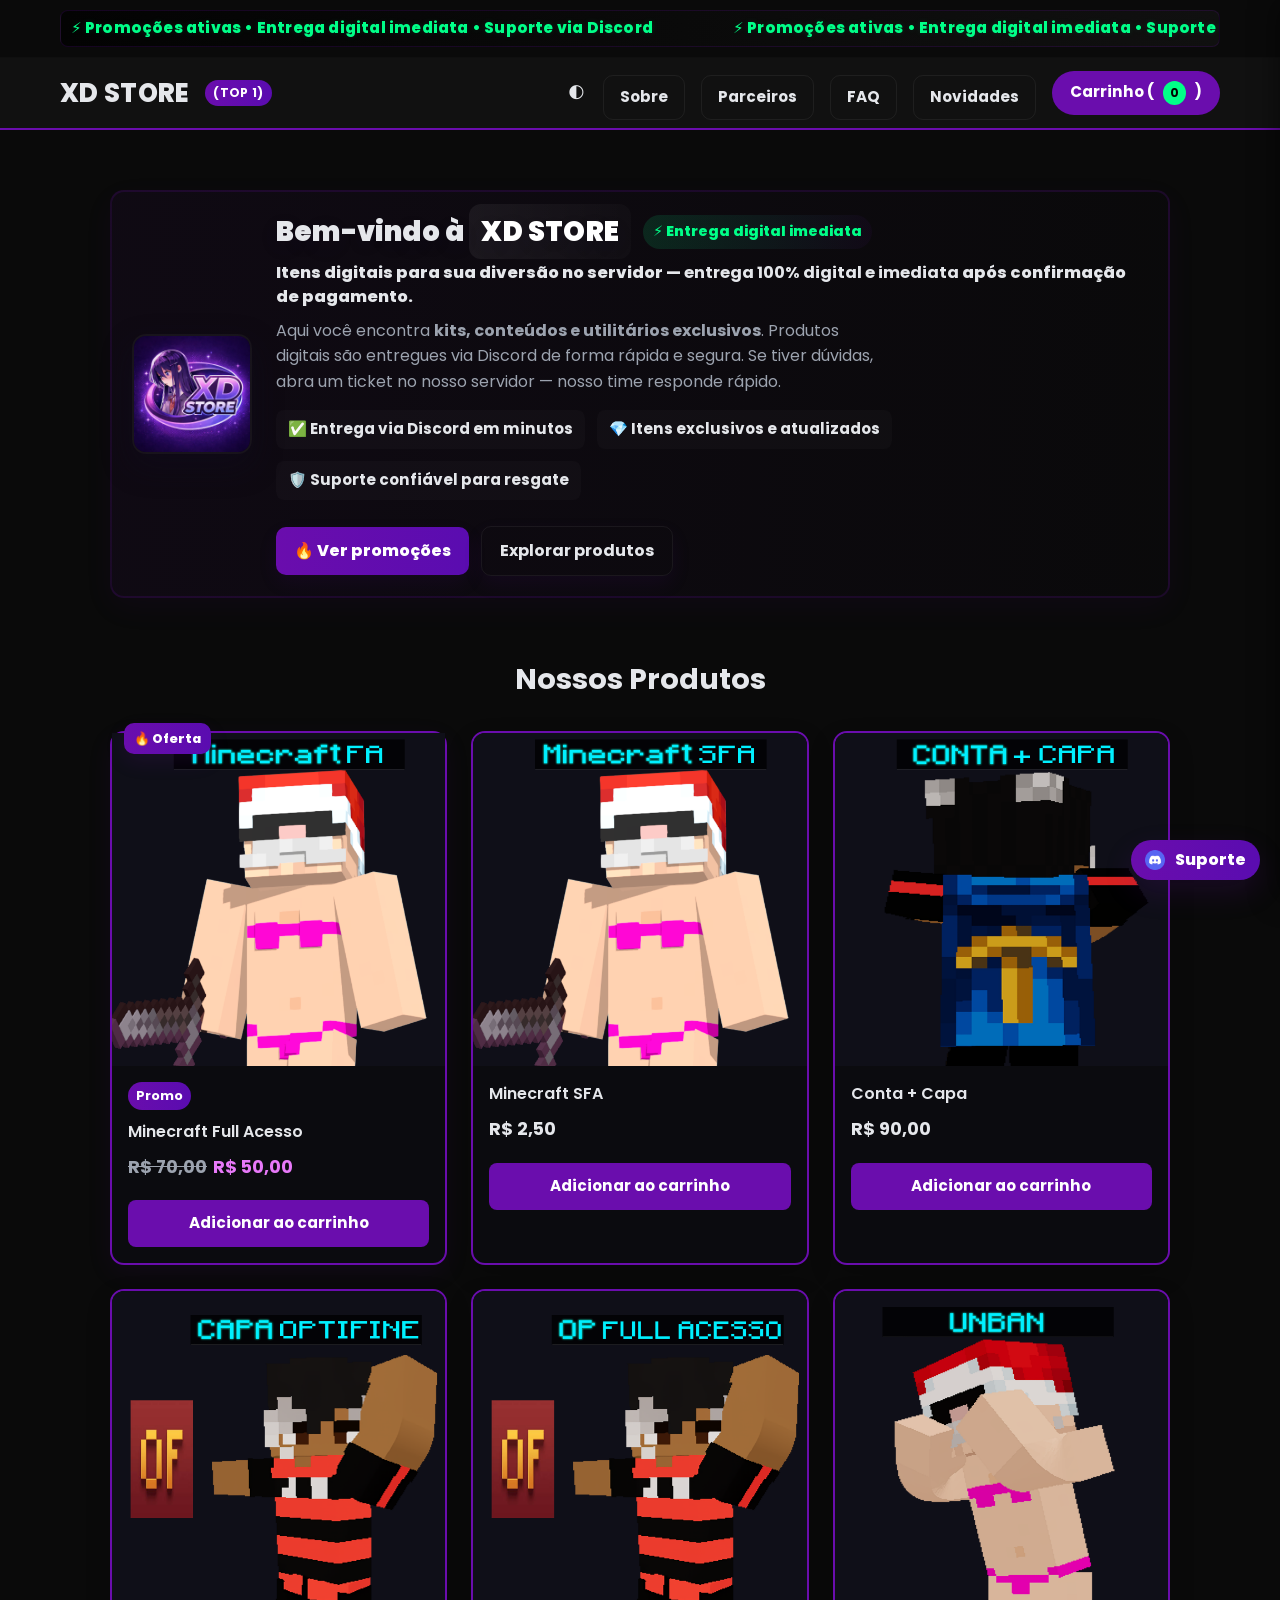
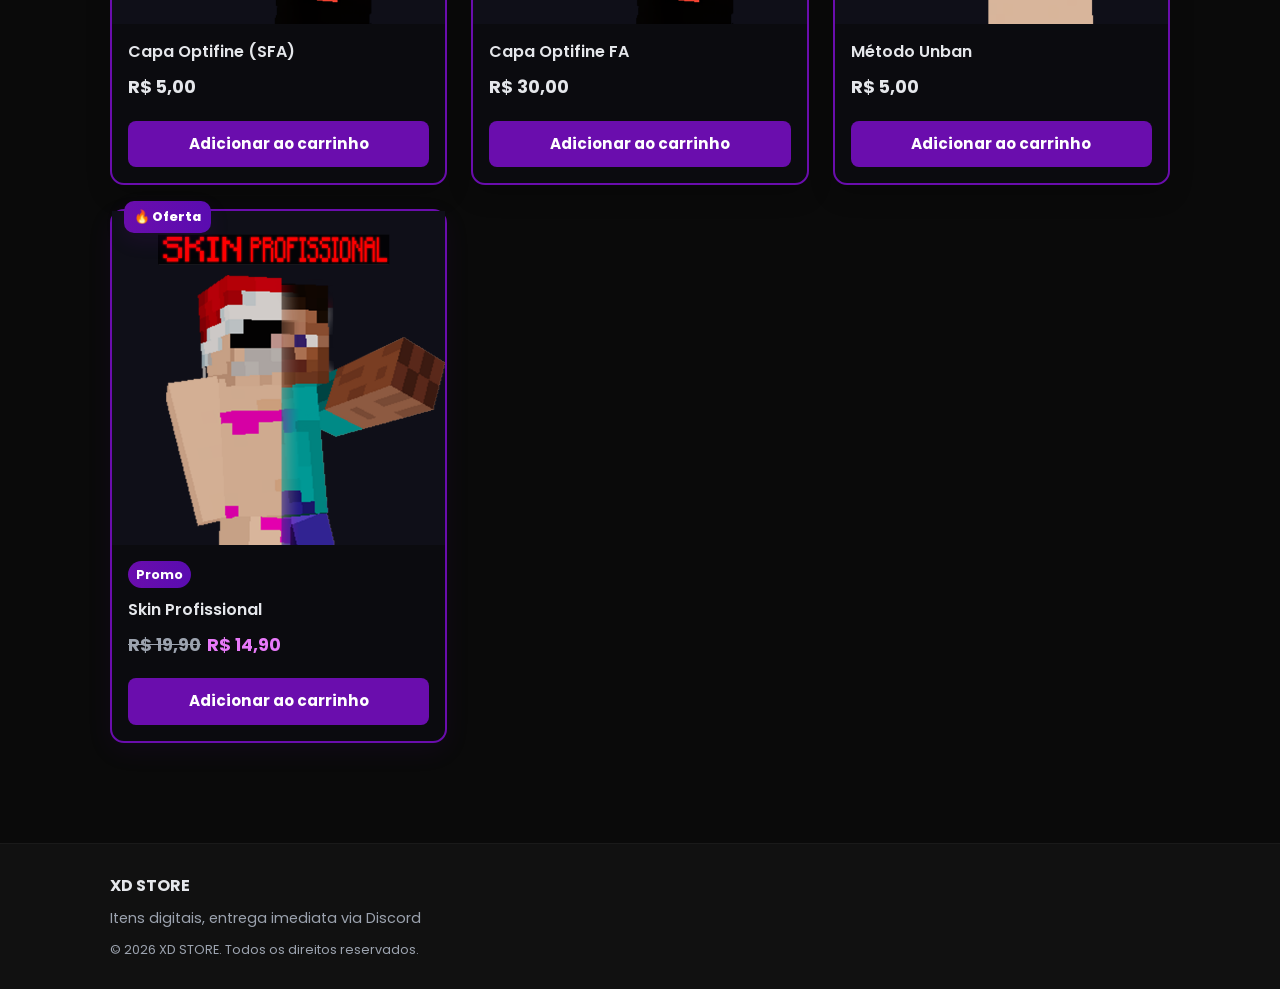
<file: index.html>
<!DOCTYPE html>
<html lang="pt-br">
<head>
  <meta charset="UTF-8">
  <meta name="viewport" content="width=device-width, initial-scale=1.0">
  <title>XD Store - A número 1 de Minecraft</title>
  <link rel="preconnect" href="https://fonts.googleapis.com">
  <link rel="preconnect" href="https://fonts.gstatic.com" crossorigin>
  <link href="https://fonts.googleapis.com/css2?family=Poppins:wght@300;400;600;700;800&display=swap" rel="stylesheet">
  <link rel="icon" type="image/png" href="assets/icons/xd.png">
  <link rel="stylesheet" href="css/reset.css">
  <link rel="stylesheet" href="css/base.css">
  <link rel="stylesheet" href="css/components.css">
  <link rel="stylesheet" href="css/theme.css">
</head>
<body>
  <div class="announcement" role="region" aria-live="polite">
    <div class="announcement-inner">
      <div class="led-screen" aria-hidden="false">
        <div class="marquee" aria-hidden="false">
          <span>⚡ Promoções ativas • Entrega digital imediata • Suporte via Discord</span>
          <span aria-hidden="true">⚡ Promoções ativas • Entrega digital imediata • Suporte via Discord</span>
        </div>
      </div>
    </div>
  </div>

  <header class="site-header">
    <div class="header-container">
      <h1 class="store-name">XD STORE <small class="store-sub">(TOP 1)</small></h1>
      <div class="header-actions">
        <button id="theme-toggle" class="support-button" aria-label="Alternar tema">🌓</button>
        <a href="pages/sobre.html" class="product-button cta-secondary" style="text-decoration:none;margin-right:8px;">Sobre</a>
        <a href="pages/parceiros.html" class="product-button cta-secondary" style="text-decoration:none;margin-right:8px;">Parceiros</a>
        <a href="pages/FAQ.html" class="product-button cta-secondary" style="text-decoration:none;margin-right:8px;">FAQ</a>
        <a href="pages/Blog.html" class="product-button cta-secondary" style="text-decoration:none;margin-right:8px;">Novidades</a>
        <button id="open-cart" class="cart-button" aria-label="Abrir carrinho">
          Carrinho (<span class="cart-count">0</span>)
        </button>
      </div>
    </div>
  </header>

  <main class="site-main">

    <section class="welcome-panel">
      <div class="welcome-inner">
        <div class="welcome-visual">
          <img src="assets/icons/XD2.png" alt="Bloco de Grama" width="120" height="120">
        </div>

        <div class="welcome-content">
          <div class="welcome-header">
            <h2 class="welcome-title">Bem-vindo à <span class="highlight">XD STORE</span></h2>
            <div class="welcome-badge">⚡ Entrega digital imediata</div>
          </div>

          <p class="welcome-lead">Itens digitais para sua diversão no servidor — <strong>entrega 100% digital e imediata</strong> após confirmação de pagamento.</p>

          <p class="welcome-body">Aqui você encontra <strong>kits, conteúdos e utilitários exclusivos</strong>. Produtos digitais são entregues via Discord de forma rápida e segura. Se tiver dúvidas, abra um ticket no nosso servidor — nosso time responde rápido.</p>

          <ul class="welcome-features" aria-hidden="false">
            <li>✅ Entrega via Discord em minutos</li>
            <li>💎 Itens exclusivos e atualizados</li>
            <li>🛡️ Suporte confiável para resgate</li>
          </ul>

          <div class="welcome-ctas">
            <button id="view-promos" class="product-button cta-primary">🔥 Ver promoções</button>
            <a href="#products" class="product-button cta-secondary">Explorar produtos</a>
          </div> 
        </div>
      </div>
    </section>

    <section id="products" class="products-section">
      <h2 class="section-title">Nossos Produtos</h2>
      <div class="products-list"></div>
    </section>

  </main>

  <footer class="site-footer">
    <div class="footer-container">
      <p class="footer-store-name">XD STORE</p>
      <p class="footer-text">Itens digitais, entrega imediata via Discord</p>
      <p class="footer-legal">© 2026 XD STORE. Todos os direitos reservados.</p>
    </div>
  </footer>

  <!-- Carrinho lateral -->
  <div id="cart-overlay" class="cart-overlay"></div>
  <aside id="cart-sidebar" class="cart-sidebar">
    <div class="cart-header">
      <h3>Carrinho</h3>
      <button id="close-cart" class="close-cart">×</button>
    </div>
    <div class="cart-items"></div>
    <div class="cart-footer">
      <p>Total: <strong id="cart-total">R$ 0,00</strong></p>
      <div style="display:flex;flex-direction:column;gap:8px;margin-top:8px;">
        <a href="pages/checkout.html" class="checkout-button" aria-label="Finalizar compra">Finalizar compra</a>
        <div style="display:flex;gap:8px;">
          <button class="clear-cart" aria-label="Limpar carrinho" style="background:#ff5555;color:#fff;border:none;padding:8px;border-radius:8px;">Limpar carrinho</button>
        </div>
      </div>
    </div>
</aside>

  <!-- Botão de Suporte (Discord) -->
  <a href="https://discord.gg/3t7g9TbN5M" class="discord-support" target="_blank" rel="noopener noreferrer" aria-label="Suporte no Discord" title="Suporte no Discord (XD Store)">
    <img src="assets/images/discord.png" alt="Discord" width="20" height="20">
    <span>Suporte</span>
  </a>

  <script>
    // Robust theme toggle with wipe animation that applies the theme mid-animation.
    (function(){
      const btn = document.getElementById('theme-toggle');
      if (!btn) return;
      const DURATION = 1000; // ms (matches CSS)

      btn.addEventListener('click', (e)=>{
        // prevent other handlers to control timing and ensure visible animation
        e.stopImmediatePropagation();
        try{
          if (window.matchMedia && window.matchMedia('(prefers-reduced-motion: reduce)').matches){
            // fallback: simple toggle
            const cur = localStorage.getItem('xd-theme') || 'dark';
            const next = cur === 'dark' ? 'light' : 'dark';
            if (next === 'light') document.documentElement.setAttribute('data-theme','light'); else document.documentElement.removeAttribute('data-theme');
            localStorage.setItem('xd-theme', next);
            return;
          }

          // Determine next theme
          const cur = localStorage.getItem('xd-theme') || 'dark';
          const next = cur === 'dark' ? 'light' : 'dark';

          // create wipe overlay and set theme to match target
          const wipe = document.createElement('div');
          wipe.className = 'theme-wipe ' + (next === 'light' ? 'light' : 'dark');
          document.body.appendChild(wipe);

          // trigger animation
          // ensure micro animations run too
          document.documentElement.classList.add('theme-animating','with-transition');
          // start wipe
          // small timeout to ensure element is in the DOM
          setTimeout(()=> wipe.classList.add('active'), 10);

          // apply theme midway so user sees transition
          setTimeout(()=>{
            if (next === 'light') document.documentElement.setAttribute('data-theme','light'); else document.documentElement.removeAttribute('data-theme');
            localStorage.setItem('xd-theme', next);
          }, DURATION/2);

          // cleanup after animation
          setTimeout(()=>{
            wipe.classList.remove('active');
            setTimeout(()=>{ try{ wipe.remove(); }catch(e){} }, 220);
            document.documentElement.classList.remove('theme-animating');
            setTimeout(()=>{ document.documentElement.classList.remove('with-transition'); }, 120);
          }, DURATION + 80);

        }catch(e){ /* noop */ }
      });
    })();
  </script>

  <script type="module" src="js/ui.js"></script>
</body>
</html>
</file>
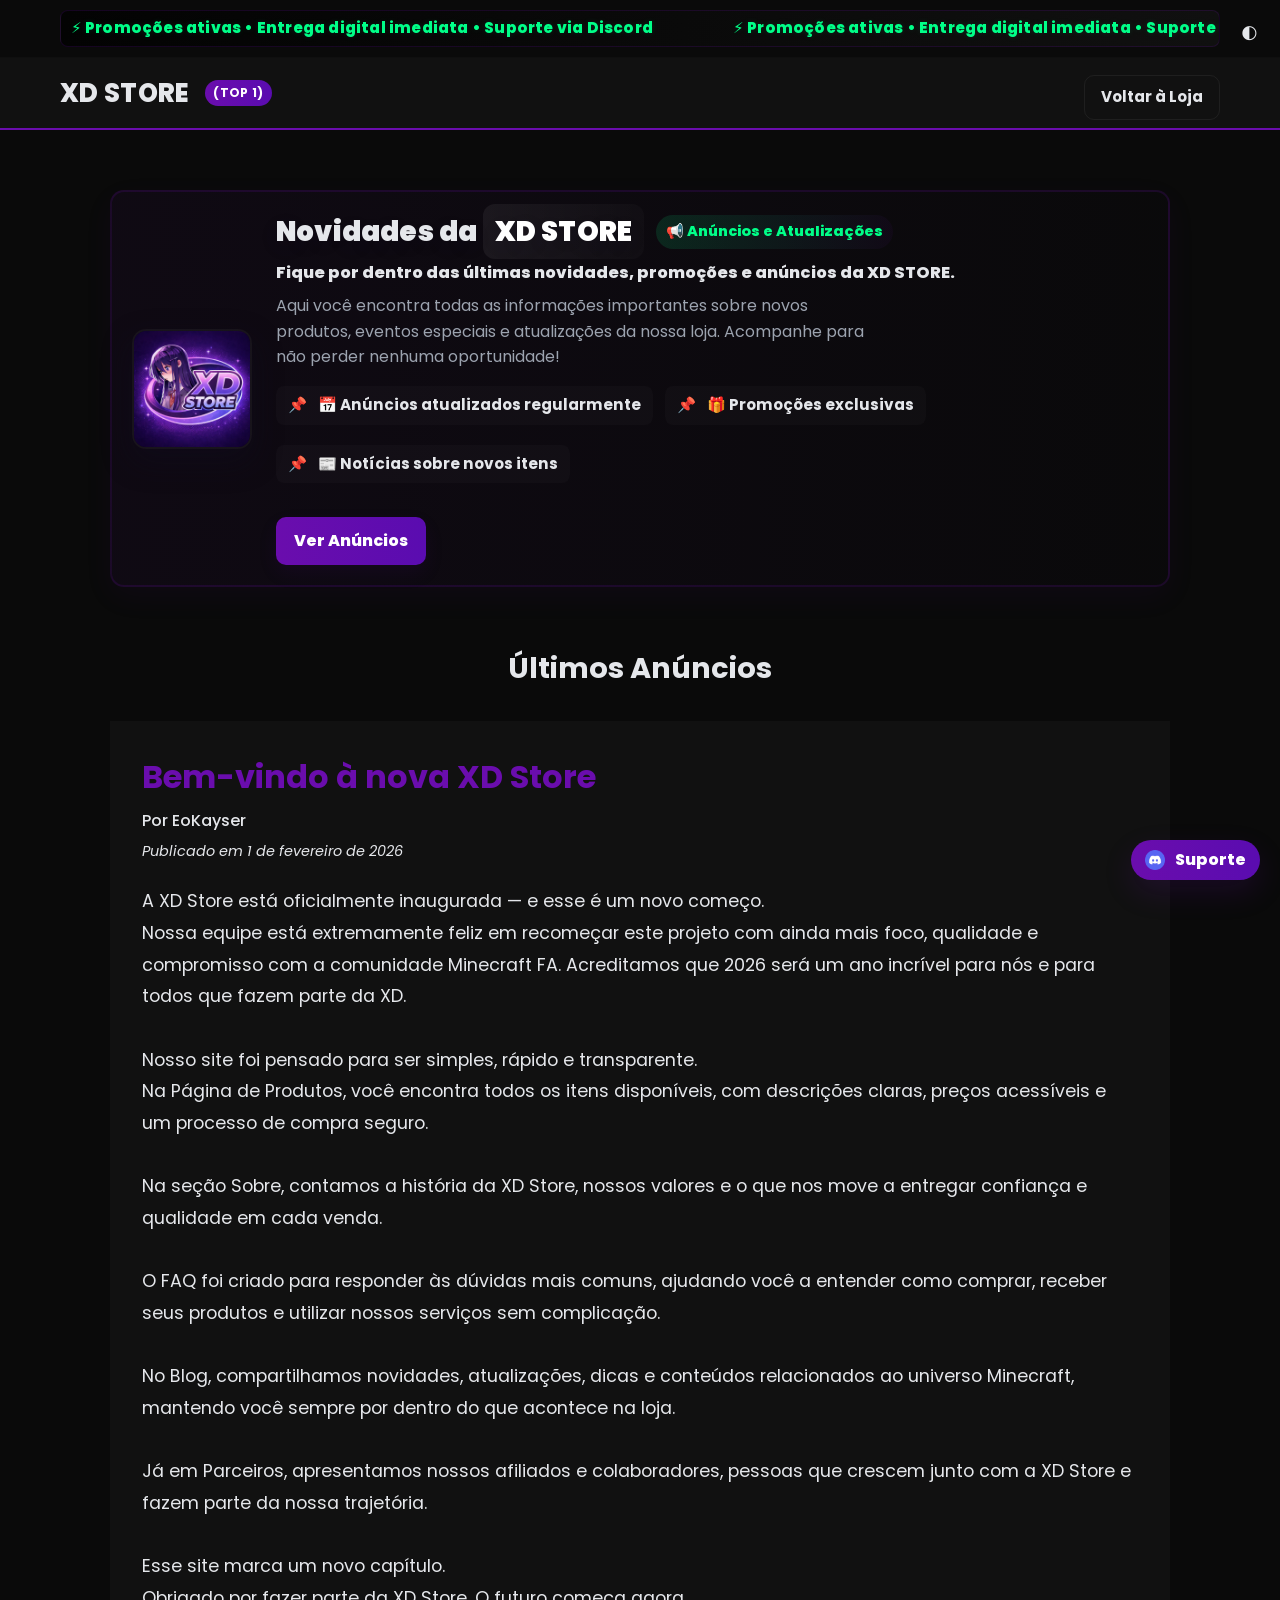
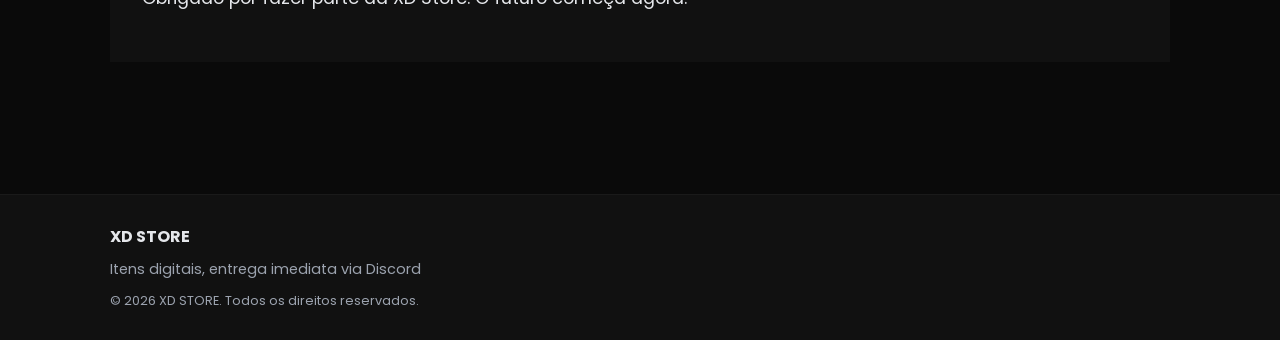
<file: pages/Blog.html>
<!DOCTYPE html>
<html lang="pt-br">
<head>
  <meta charset="UTF-8">
  <meta name="viewport" content="width=device-width, initial-scale=1.0">
  <title>Novidades - XD Store</title>
  <link rel="preconnect" href="https://fonts.googleapis.com">
  <link rel="preconnect" href="https://fonts.gstatic.com" crossorigin>
  <link href="https://fonts.googleapis.com/css2?family=Poppins:wght@300;400;600;700;800&display=swap" rel="stylesheet">
  <link rel="icon" type="image/png" href="../assets/icons/xd.png">
  <link rel="stylesheet" href="../css/reset.css">
  <link rel="stylesheet" href="../css/base.css">
  <link rel="stylesheet" href="../css/components.css">
  <link rel="stylesheet" href="../css/theme.css">
  <style>
    /* Estilos específicos para a página de anúncios em formato de blog */
    .announcement-card {
      background: var(--surface);
      padding: 2rem;
      margin-bottom: 2rem;
      border-bottom: 1px solid var(--text-secondary);
      position: relative;
    }

    .announcement-title {
      font-size: 2rem;
      margin-bottom: 0.5rem;
      color: var(--primary);
      font-weight: 700;
    }

    .announcement-author {
      font-size: 1rem;
      color: var(--text-secondary);
      margin-bottom: 0.5rem;
      font-weight: 500;
    }

    .announcement-date {
      font-size: 0.9rem;
      color: var(--text-secondary);
      margin-bottom: 1.5rem;
      font-style: italic;
    }

    .announcement-content {
      line-height: 1.8;
      font-size: 1.1rem;
      margin-bottom: 1rem;
      word-wrap: break-word;
      overflow-wrap: break-word;
      white-space: pre-wrap;
    }

    .announcements-grid {
      display: flex;
      flex-direction: column;
      gap: 2rem;
    }

    .welcome-features li {
      margin-bottom: 0.5rem;
    }

    .welcome-features li::before {
      content: '📌 ';
      margin-right: 0.5rem;
    }
  </style>
</head>
<body>
  <div class="announcement" role="region" aria-live="polite">
    <div class="announcement-inner">
      <div class="led-screen" aria-hidden="false">
        <div class="marquee" aria-hidden="false">
          <span>⚡ Promoções ativas • Entrega digital imediata • Suporte via Discord</span>
          <span aria-hidden="true">⚡ Promoções ativas • Entrega digital imediata • Suporte via Discord</span>
        </div>
      </div>
    </div>
  </div>

  <button id="theme-toggle" aria-label="Alternar tema" class="support-button theme-toggle" style="position:fixed;top:12px;right:12px;z-index:4000;">🌓</button>

  <header class="site-header">
    <div class="header-container">
      <h1 class="store-name">XD STORE <small class="store-sub">(TOP 1)</small></h1>
      <div class="header-actions">
        <a href="../index.html" class="product-button cta-secondary" style="text-decoration:none;">Voltar à Loja</a>
      </div>
    </div>
  </header>

  <main class="site-main">
    <section class="welcome-panel">
      <div class="welcome-inner">
        <div class="welcome-visual">
          <img src="../assets/icons/XD2.png" alt="Bloco de Grama" width="120" height="120">
        </div>

        <div class="welcome-content">
          <div class="welcome-header">
            <h2 class="welcome-title">Novidades da <span class="highlight">XD STORE</span></h2>
            <div class="welcome-badge">📢 Anúncios e Atualizações</div>
          </div>

          <p class="welcome-lead">Fique por dentro das últimas novidades, promoções e anúncios da XD STORE.</p>

          <p class="welcome-body">Aqui você encontra todas as informações importantes sobre novos produtos, eventos especiais e atualizações da nossa loja. Acompanhe para não perder nenhuma oportunidade!</p>

          <ul class="welcome-features" aria-hidden="false">
            <li>📅 Anúncios atualizados regularmente</li>
            <li>🎁 Promoções exclusivas</li>
            <li>📰 Notícias sobre novos itens</li>
          </ul>

          <div class="welcome-ctas">
            <a href="#announcements" class="product-button cta-primary">Ver Anúncios</a>
          </div>
        </div>
      </div>
    </section>

    <section id="announcements" class="products-section">
      <h2 class="section-title">Últimos Anúncios</h2>
      <div class="announcements-grid"> 
        <div class="announcement-card">
          <h3 class="announcement-title">Bem-vindo à nova XD Store</h3>
          <p class="announcement-author">Por EoKayser</p>
          <p class="announcement-date">Publicado em 1 de fevereiro de 2026</p>
          <p class="announcement-content">A XD Store está oficialmente inaugurada — e esse é um novo começo.
Nossa equipe está extremamente feliz em recomeçar este projeto com ainda mais foco, qualidade e compromisso com a comunidade Minecraft FA. Acreditamos que 2026 será um ano incrível para nós e para todos que fazem parte da XD.

Nosso site foi pensado para ser simples, rápido e transparente.
Na Página de Produtos, você encontra todos os itens disponíveis, com descrições claras, preços acessíveis e um processo de compra seguro.

Na seção Sobre, contamos a história da XD Store, nossos valores e o que nos move a entregar confiança e qualidade em cada venda.

O FAQ foi criado para responder às dúvidas mais comuns, ajudando você a entender como comprar, receber seus produtos e utilizar nossos serviços sem complicação.

No Blog, compartilhamos novidades, atualizações, dicas e conteúdos relacionados ao universo Minecraft, mantendo você sempre por dentro do que acontece na loja.

Já em Parceiros, apresentamos nossos afiliados e colaboradores, pessoas que crescem junto com a XD Store e fazem parte da nossa trajetória.

Esse site marca um novo capítulo.
Obrigado por fazer parte da XD Store. O futuro começa agora.</p>
    </section>
  </main>

  <footer class="site-footer">
    <div class="footer-container">
      <p class="footer-store-name">XD STORE</p>
      <p class="footer-text">Itens digitais, entrega imediata via Discord</p>
      <p class="footer-legal">© 2026 XD STORE. Todos os direitos reservados.</p>
    </div>
  </footer>

  <!-- Botão de Suporte (Discord) -->
  <a href="https://discord.gg/3t7g9TbN5M" class="discord-support" target="_blank" rel="noopener noreferrer" aria-label="Suporte no Discord" title="Suporte no Discord (XD Store)">
    <img src="../assets/images/discord.png" alt="Discord" width="20" height="20">
    <span>Suporte</span>
  </a>

  <script>
    // Apply theme on load
    (function(){
      const savedTheme = localStorage.getItem('xd-theme') || 'dark';
      if (savedTheme === 'light') {
        document.documentElement.setAttribute('data-theme', 'light');
      } else {
        document.documentElement.removeAttribute('data-theme');
      }
    })();

    // Theme toggle
    (function(){
      const btn = document.getElementById('theme-toggle');
      if (!btn) return;
      const DURATION = 1000;

      btn.addEventListener('click', (e)=>{
        e.stopImmediatePropagation();
        try{
          if (window.matchMedia && window.matchMedia('(prefers-reduced-motion: reduce)').matches){
            const cur = localStorage.getItem('xd-theme') || 'dark';
            const next = cur === 'dark' ? 'light' : 'dark';
            if (next === 'light') document.documentElement.setAttribute('data-theme','light'); else document.documentElement.removeAttribute('data-theme');
            localStorage.setItem('xd-theme', next);
            return;
          }

          const cur = localStorage.getItem('xd-theme') || 'dark';
          const next = cur === 'dark' ? 'light' : 'dark';

          const wipe = document.createElement('div');
          wipe.className = 'theme-wipe ' + (next === 'light' ? 'light' : 'dark');
          document.body.appendChild(wipe);

          setTimeout(()=> wipe.classList.add('active'), 10);

          setTimeout(()=>{
            if (next === 'light') document.documentElement.setAttribute('data-theme','light'); else document.documentElement.removeAttribute('data-theme');
            localStorage.setItem('xd-theme', next);
          }, DURATION/2);

          setTimeout(()=>{
            wipe.classList.remove('active');
            setTimeout(()=>{ try{ wipe.remove(); }catch(e){} }, 220);
            document.documentElement.classList.remove('theme-animating');
            setTimeout(()=>{ document.documentElement.classList.remove('with-transition'); }, 120);
          }, DURATION + 80);

        }catch(e){}
      });
    })();
  </script>
</body>
</html>
</file>
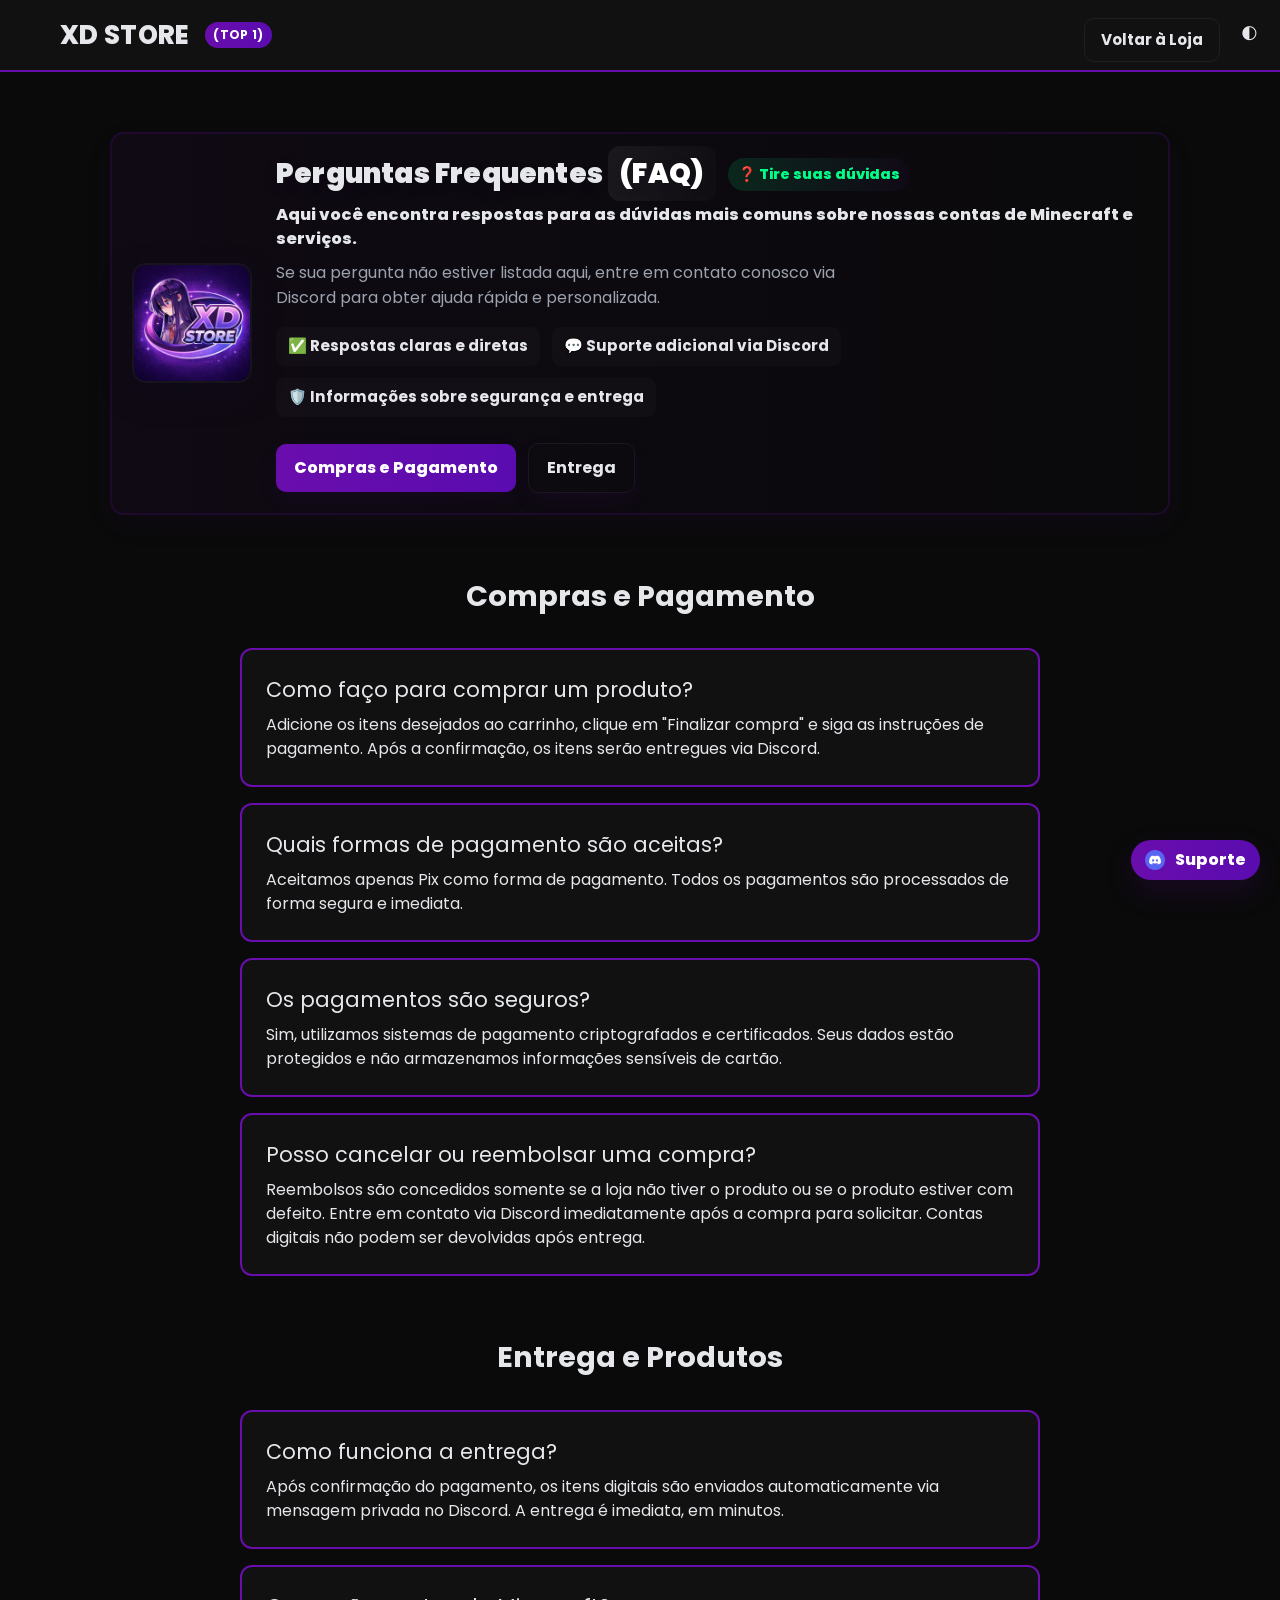
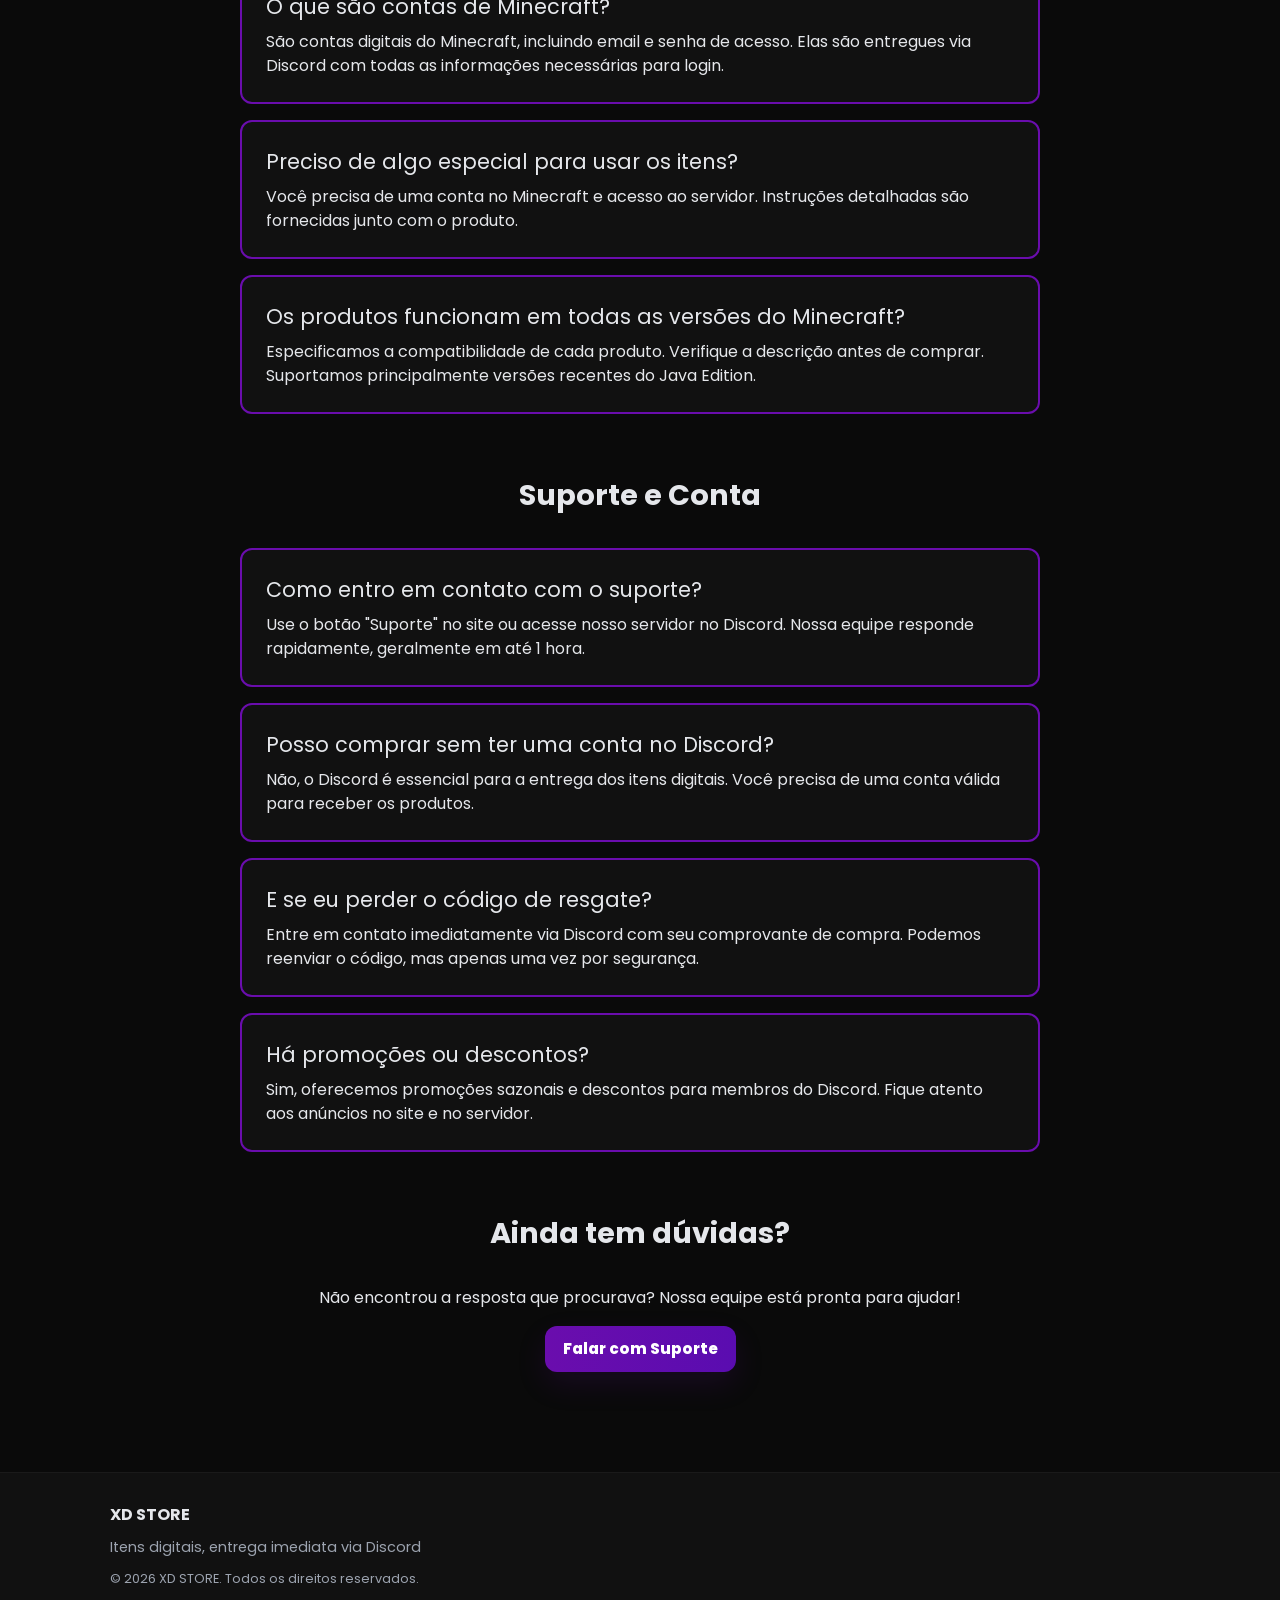
<file: pages/FAQ.html>
<!DOCTYPE html>
<html lang="pt-br">
<head>
  <meta charset="UTF-8">
  <meta name="viewport" content="width=device-width, initial-scale=1.0">
  <title>FAQ - XD Store</title>
  <link rel="preconnect" href="https://fonts.googleapis.com">
  <link rel="preconnect" href="https://fonts.gstatic.com" crossorigin>
  <link href="https://fonts.googleapis.com/css2?family=Poppins:wght@300;400;600;700;800&display=swap" rel="stylesheet">
  <link rel="icon" type="image/png" href="../assets/icons/xd.png">
  <link rel="stylesheet" href="../css/reset.css">
  <link rel="stylesheet" href="../css/base.css">
  <link rel="stylesheet" href="../css/components.css">
  <link rel="stylesheet" href="../css/theme.css">
</head>
<body>
  <button id="theme-toggle" aria-label="Alternar tema" class="support-button theme-toggle" style="position:fixed;top:12px;right:12px;z-index:4000;">🌓</button>

  <header class="site-header">
    <div class="header-container">
      <h1 class="store-name">XD STORE <small class="store-sub">(TOP 1)</small></h1>
      <div class="header-actions">
        <a href="../index.html" class="product-button cta-secondary" style="text-decoration:none;">Voltar à Loja</a>
      </div>
    </div>
  </header>

  <main class="site-main">
    <section class="welcome-panel">
      <div class="welcome-inner">
        <div class="welcome-visual">
          <img src="../assets/icons/XD2.png" alt="Bloco de Grama" width="120" height="120">
        </div>

        <div class="welcome-content">
          <div class="welcome-header">
            <h2 class="welcome-title">Perguntas Frequentes <span class="highlight">(FAQ)</span></h2>
            <div class="welcome-badge">❓ Tire suas dúvidas</div>
          </div>

          <p class="welcome-lead">Aqui você encontra respostas para as dúvidas mais comuns sobre nossas contas de Minecraft e serviços.</p>

          <p class="welcome-body">Se sua pergunta não estiver listada aqui, entre em contato conosco via Discord para obter ajuda rápida e personalizada.</p>

          <ul class="welcome-features" aria-hidden="false">
            <li>✅ Respostas claras e diretas</li>
            <li>💬 Suporte adicional via Discord</li>
            <li>🛡️ Informações sobre segurança e entrega</li>
          </ul>

          <div class="welcome-ctas">
            <a href="#compras" class="product-button cta-primary">Compras e Pagamento</a>
            <a href="#entrega" class="product-button cta-secondary">Entrega</a>
          </div>
        </div>
      </div>
    </section>

    <section id="compras" class="products-section">
      <h2 class="section-title">Compras e Pagamento</h2>
      <div class="products-list" style="display:grid;grid-template-columns:1fr;gap:1rem;max-width:800px;margin:0 auto;">
        <div class="card" style="background:var(--surface);border:2px solid var(--primary);border-radius:12px;padding:1.5rem;">
          <h3 style="font-size:1.3rem;margin-bottom:0.5rem;">Como faço para comprar um produto?</h3>
          <p>Adicione os itens desejados ao carrinho, clique em "Finalizar compra" e siga as instruções de pagamento. Após a confirmação, os itens serão entregues via Discord.</p>
        </div>
        <div class="card" style="background:var(--surface);border:2px solid var(--primary);border-radius:12px;padding:1.5rem;">
          <h3 style="font-size:1.3rem;margin-bottom:0.5rem;">Quais formas de pagamento são aceitas?</h3>
          <p>Aceitamos apenas Pix como forma de pagamento. Todos os pagamentos são processados de forma segura e imediata.</p>
        </div>
        <div class="card" style="background:var(--surface);border:2px solid var(--primary);border-radius:12px;padding:1.5rem;">
          <h3 style="font-size:1.3rem;margin-bottom:0.5rem;">Os pagamentos são seguros?</h3>
          <p>Sim, utilizamos sistemas de pagamento criptografados e certificados. Seus dados estão protegidos e não armazenamos informações sensíveis de cartão.</p>
        </div>
        <div class="card" style="background:var(--surface);border:2px solid var(--primary);border-radius:12px;padding:1.5rem;">
          <h3 style="font-size:1.3rem;margin-bottom:0.5rem;">Posso cancelar ou reembolsar uma compra?</h3>
          <p>Reembolsos são concedidos somente se a loja não tiver o produto ou se o produto estiver com defeito. Entre em contato via Discord imediatamente após a compra para solicitar. Contas digitais não podem ser devolvidas após entrega.</p>
        </div>
      </div>
    </section>

    <section id="entrega" class="products-section">
      <h2 class="section-title">Entrega e Produtos</h2>
      <div class="products-list" style="display:grid;grid-template-columns:1fr;gap:1rem;max-width:800px;margin:0 auto;">
        <div class="card" style="background:var(--surface);border:2px solid var(--primary);border-radius:12px;padding:1.5rem;">
          <h3 style="font-size:1.3rem;margin-bottom:0.5rem;">Como funciona a entrega?</h3>
          <p>Após confirmação do pagamento, os itens digitais são enviados automaticamente via mensagem privada no Discord. A entrega é imediata, em minutos.</p>
        </div>
        <div class="card" style="background:var(--surface);border:2px solid var(--primary);border-radius:12px;padding:1.5rem;">
          <h3 style="font-size:1.3rem;margin-bottom:0.5rem;">O que são contas de Minecraft?</h3>
          <p>São contas digitais do Minecraft, incluindo email e senha de acesso. Elas são entregues via Discord com todas as informações necessárias para login.</p>
        </div>
        <div class="card" style="background:var(--surface);border:2px solid var(--primary);border-radius:12px;padding:1.5rem;">
          <h3 style="font-size:1.3rem;margin-bottom:0.5rem;">Preciso de algo especial para usar os itens?</h3>
          <p>Você precisa de uma conta no Minecraft e acesso ao servidor. Instruções detalhadas são fornecidas junto com o produto.</p>
        </div>
        <div class="card" style="background:var(--surface);border:2px solid var(--primary);border-radius:12px;padding:1.5rem;">
          <h3 style="font-size:1.3rem;margin-bottom:0.5rem;">Os produtos funcionam em todas as versões do Minecraft?</h3>
          <p>Especificamos a compatibilidade de cada produto. Verifique a descrição antes de comprar. Suportamos principalmente versões recentes do Java Edition.</p>
        </div>
      </div>
    </section>

    <section class="products-section">
      <h2 class="section-title">Suporte e Conta</h2>
      <div class="products-list" style="display:grid;grid-template-columns:1fr;gap:1rem;max-width:800px;margin:0 auto;">
        <div class="card" style="background:var(--surface);border:2px solid var(--primary);border-radius:12px;padding:1.5rem;">
          <h3 style="font-size:1.3rem;margin-bottom:0.5rem;">Como entro em contato com o suporte?</h3>
          <p>Use o botão "Suporte" no site ou acesse nosso servidor no Discord. Nossa equipe responde rapidamente, geralmente em até 1 hora.</p>
        </div>
        <div class="card" style="background:var(--surface);border:2px solid var(--primary);border-radius:12px;padding:1.5rem;">
          <h3 style="font-size:1.3rem;margin-bottom:0.5rem;">Posso comprar sem ter uma conta no Discord?</h3>
          <p>Não, o Discord é essencial para a entrega dos itens digitais. Você precisa de uma conta válida para receber os produtos.</p>
        </div>
        <div class="card" style="background:var(--surface);border:2px solid var(--primary);border-radius:12px;padding:1.5rem;">
          <h3 style="font-size:1.3rem;margin-bottom:0.5rem;">E se eu perder o código de resgate?</h3>
          <p>Entre em contato imediatamente via Discord com seu comprovante de compra. Podemos reenviar o código, mas apenas uma vez por segurança.</p>
        </div>
        <div class="card" style="background:var(--surface);border:2px solid var(--primary);border-radius:12px;padding:1.5rem;">
          <h3 style="font-size:1.3rem;margin-bottom:0.5rem;">Há promoções ou descontos?</h3>
          <p>Sim, oferecemos promoções sazonais e descontos para membros do Discord. Fique atento aos anúncios no site e no servidor.</p>
        </div>
      </div>
    </section>

    <section class="products-section">
      <h2 class="section-title">Ainda tem dúvidas?</h2>
      <div style="text-align:center;">
        <p>Não encontrou a resposta que procurava? Nossa equipe está pronta para ajudar!</p>
        <a href="https://discord.gg/3t7g9TbN5M" class="product-button cta-primary" target="_blank" rel="noopener noreferrer" style="margin-top:1rem;display:inline-block;">Falar com Suporte</a>
      </div>
    </section>
  </main>

  <footer class="site-footer">
    <div class="footer-container">
      <p class="footer-store-name">XD STORE</p>
      <p class="footer-text">Itens digitais, entrega imediata via Discord</p>
      <p class="footer-legal">© 2026 XD STORE. Todos os direitos reservados.</p>
    </div>
  </footer>

  <!-- Botão de Suporte (Discord) -->
  <a href="https://discord.gg/3t7g9TbN5M" class="discord-support" target="_blank" rel="noopener noreferrer" aria-label="Suporte no Discord" title="Suporte no Discord (XD Store)">
    <img src="../assets/images/discord.png" alt="Discord" width="20" height="20">
    <span>Suporte</span>
  </a>

  <script>
    // Theme toggle
    (function(){
      const btn = document.getElementById('theme-toggle');
      if (!btn) return;
      const DURATION = 1000;

      btn.addEventListener('click', (e)=>{
        e.stopImmediatePropagation();
        try{
          if (window.matchMedia && window.matchMedia('(prefers-reduced-motion: reduce)').matches){
            const cur = localStorage.getItem('xd-theme') || 'dark';
            const next = cur === 'dark' ? 'light' : 'dark';
            if (next === 'light') document.documentElement.setAttribute('data-theme','light'); else document.documentElement.removeAttribute('data-theme');
            localStorage.setItem('xd-theme', next);
            return;
          }

          const cur = localStorage.getItem('xd-theme') || 'dark';
          const next = cur === 'dark' ? 'light' : 'dark';

          const wipe = document.createElement('div');
          wipe.className = 'theme-wipe ' + (next === 'light' ? 'light' : 'dark');
          document.body.appendChild(wipe);

          setTimeout(()=> wipe.classList.add('active'), 10);

          setTimeout(()=>{
            if (next === 'light') document.documentElement.setAttribute('data-theme','light'); else document.documentElement.removeAttribute('data-theme');
            localStorage.setItem('xd-theme', next);
          }, DURATION/2);

          setTimeout(()=>{
            wipe.classList.remove('active');
            setTimeout(()=>{ try{ wipe.remove(); }catch(e){} }, 220);
            document.documentElement.classList.remove('theme-animating');
            setTimeout(()=>{ document.documentElement.classList.remove('with-transition'); }, 120);
          }, DURATION + 80);

        }catch(e){}
      });
    })();
  </script>
</body>
</html>
</file>
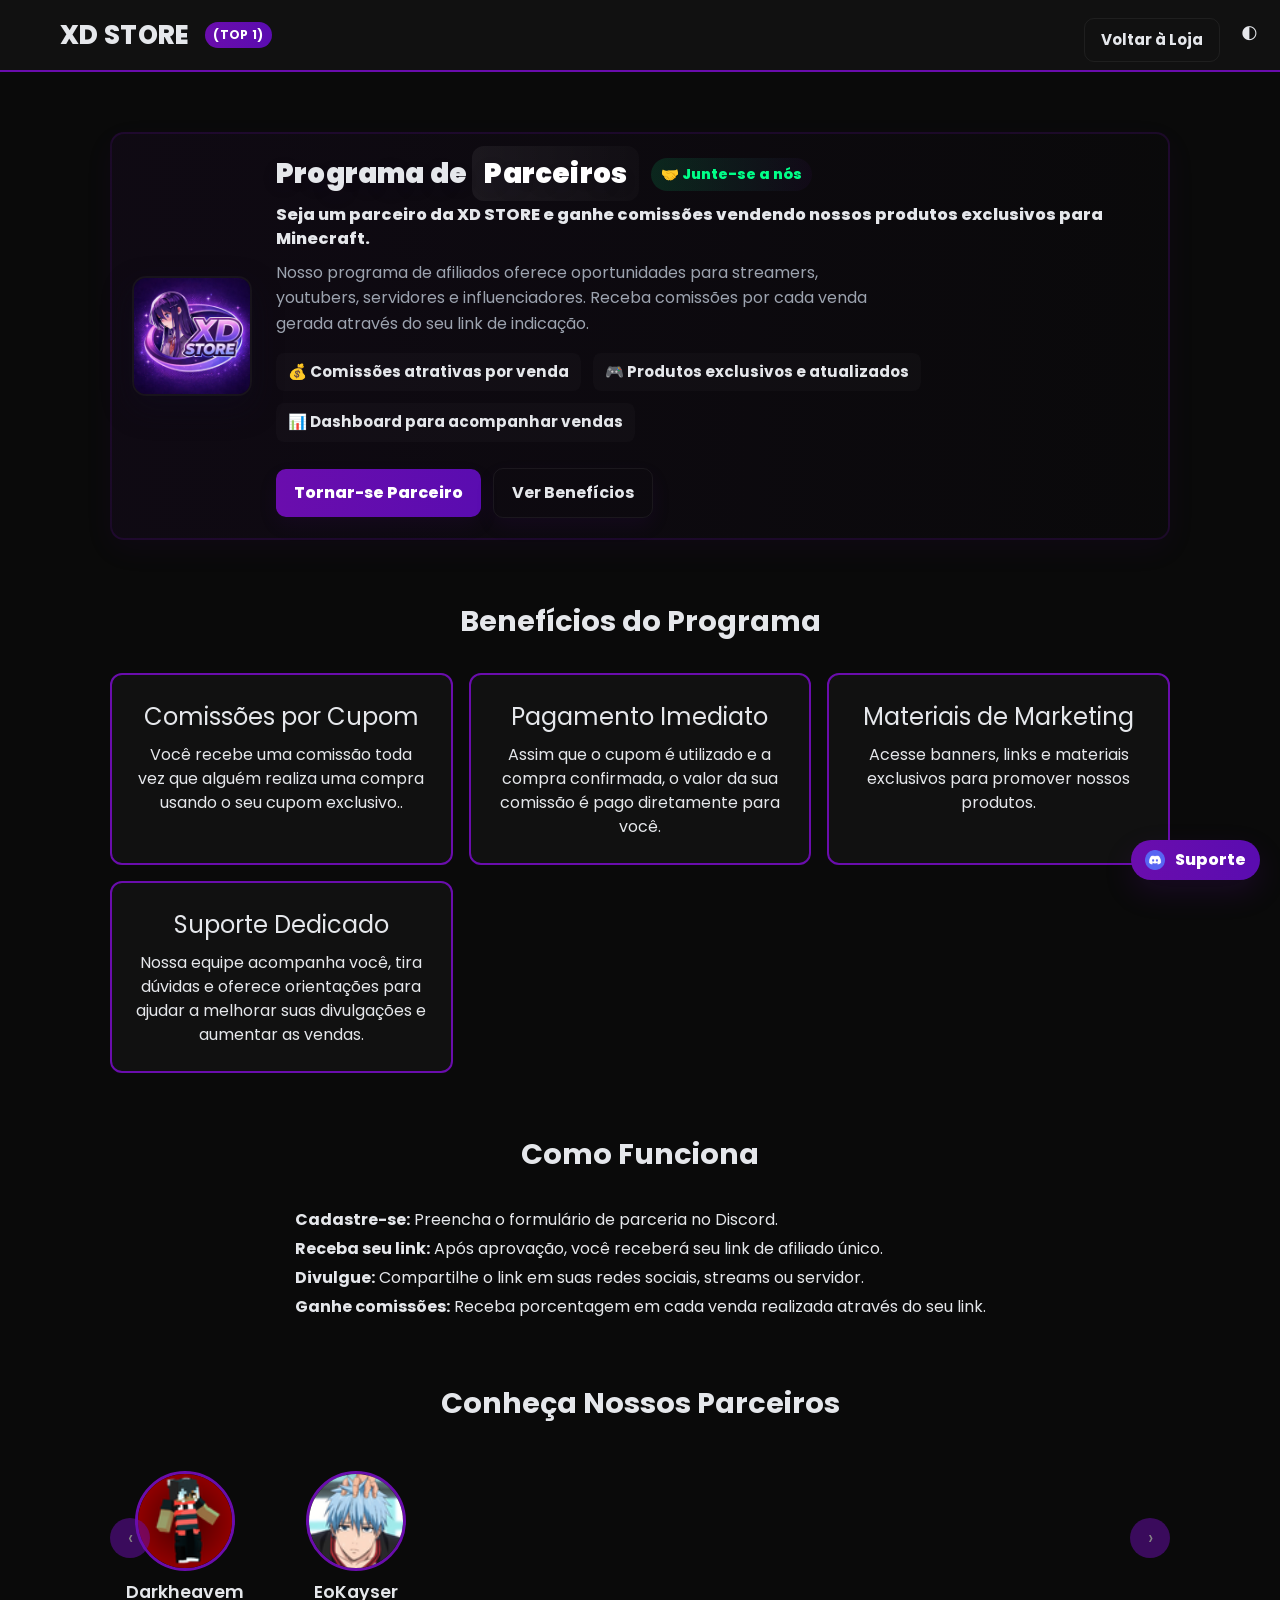
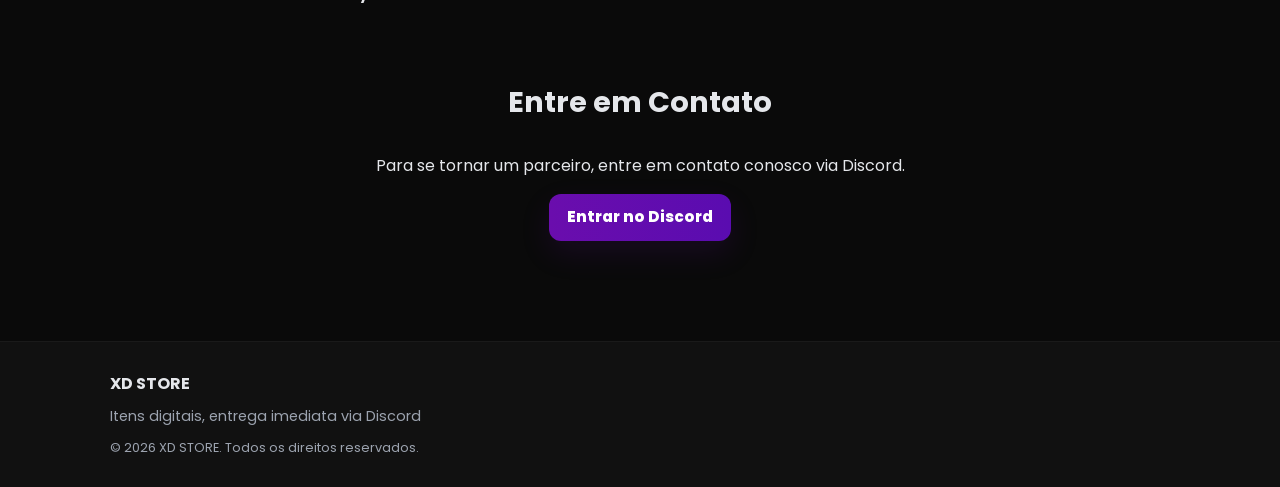
<file: pages/parceiros.html>
<!DOCTYPE html>
<html lang="pt-br">
<head>
  <meta charset="UTF-8">
  <meta name="viewport" content="width=device-width, initial-scale=1.0">
  <title>Parceiros - XD Store</title>
  <link rel="preconnect" href="https://fonts.googleapis.com">
  <link rel="preconnect" href="https://fonts.gstatic.com" crossorigin>
  <link href="https://fonts.googleapis.com/css2?family=Poppins:wght@300;400;600;700;800&display=swap" rel="stylesheet">
  <link rel="icon" type="image/png" href="../assets/icons/xd.png">
  <link rel="stylesheet" href="../css/reset.css">
  <link rel="stylesheet" href="../css/base.css">
  <link rel="stylesheet" href="../css/components.css">
  <link rel="stylesheet" href="../css/theme.css">
  <style>
    .partner-card {
      display: flex;
      flex-direction: column;
      align-items: center;
      padding: 1rem;
    }
    .partner-image img {
      width: 100px;
      height: 100px;
      border-radius: 50%;
      object-fit: cover;
      border: 3px solid var(--primary);
    }
    .partner-card h3 {
      margin-top: 0.5rem;
      font-size: 1.1rem;
      font-weight: 600;
    }
    .partners-carousel {
      position: relative;
      max-width: 1200px;
      overflow: hidden;
      margin: 0 auto;
      text-align: center;
    }
    .carousel-container {
      overflow: hidden;
    }
    .carousel-track {
      display: flex;
      transition: transform 0.3s ease;
      gap: 30px;
    }
    .carousel-btn {
      position: absolute;
      top: 50%;
      transform: translateY(-50%);
      background: var(--primary);
      color: white;
      border: none;
      width: 40px;
      height: 40px;
      border-radius: 50%;
      cursor: pointer;
      font-size: 1.2rem;
      z-index: 10;
    }
    .carousel-btn.prev {
      left: 0;
    }
    .carousel-btn.next {
      right: 0;
    }
    .carousel-btn:hover {
      background: var(--primary-2);
    }
  </style>
</head>
<body>
  <button id="theme-toggle" aria-label="Alternar tema" class="support-button theme-toggle" style="position:fixed;top:12px;right:12px;z-index:4000;">🌓</button>

  <header class="site-header">
    <div class="header-container">
      <h1 class="store-name">XD STORE <small class="store-sub">(TOP 1)</small></h1>
      <div class="header-actions">
        <a href="../index.html" class="product-button cta-secondary" style="text-decoration:none;">Voltar à Loja</a>
      </div>
    </div>
  </header>

  <main class="site-main">
    <section class="welcome-panel">
      <div class="welcome-inner">
        <div class="welcome-visual">
          <img src="../assets/icons/XD2.png" alt="Bloco de Grama" width="120" height="120">
        </div>

        <div class="welcome-content">
          <div class="welcome-header">
            <h2 class="welcome-title">Programa de <span class="highlight">Parceiros</span></h2>
            <div class="welcome-badge">🤝 Junte-se a nós</div>
          </div>

          <p class="welcome-lead">Seja um parceiro da XD STORE e ganhe comissões vendendo nossos produtos exclusivos para Minecraft.</p>

          <p class="welcome-body">Nosso programa de afiliados oferece oportunidades para streamers, youtubers, servidores e influenciadores. Receba comissões por cada venda gerada através do seu link de indicação.</p>

          <ul class="welcome-features" aria-hidden="false">
            <li>💰 Comissões atrativas por venda</li>
            <li>🎮 Produtos exclusivos e atualizados</li>
            <li>📊 Dashboard para acompanhar vendas</li>
          </ul>

          <div class="welcome-ctas">
            <button id="become-partner" class="product-button cta-primary">Tornar-se Parceiro</button>
            <a href="#benefits" class="product-button cta-secondary">Ver Benefícios</a>
          </div>
        </div>
      </div>
    </section>

    <section id="benefits" class="products-section">
      <h2 class="section-title">Benefícios do Programa</h2>
      <div class="products-list" style="display:grid;grid-template-columns:repeat(auto-fit,minmax(300px,1fr));gap:1rem;">
        <div class="card" style="background:var(--surface);border:2px solid var(--primary);border-radius:12px;padding:1.5rem;text-align:center;">
          <h3 style="font-size:1.5rem;margin-bottom:0.5rem;">Comissões por Cupom</h3>
          <p>Você recebe uma comissão toda vez que alguém realiza uma compra usando o seu cupom exclusivo..</p>
        </div>
        <div class="card" style="background:var(--surface);border:2px solid var(--primary);border-radius:12px;padding:1.5rem;text-align:center;">
          <h3 style="font-size:1.5rem;margin-bottom:0.5rem;">Pagamento Imediato</h3>
          <p>Assim que o cupom é utilizado e a compra confirmada, o valor da sua comissão é pago diretamente para você.</p>
        </div>
        <div class="card" style="background:var(--surface);border:2px solid var(--primary);border-radius:12px;padding:1.5rem;text-align:center;">
          <h3 style="font-size:1.5rem;margin-bottom:0.5rem;">Materiais de Marketing</h3>
          <p>Acesse banners, links e materiais exclusivos para promover nossos produtos.</p>
        </div>
        <div class="card" style="background:var(--surface);border:2px solid var(--primary);border-radius:12px;padding:1.5rem;text-align:center;">
          <h3 style="font-size:1.5rem;margin-bottom:0.5rem;">Suporte Dedicado</h3>
          <p>Nossa equipe acompanha você, tira dúvidas e oferece orientações para ajudar a melhorar suas divulgações e aumentar as vendas.</p>
        </div>
      </div>
    </section>

    <section class="products-section">
      <h2 class="section-title">Como Funciona</h2>
      <div style="max-width:800px;margin:0 auto;text-align:center;">
        <ol style="text-align:left;display:inline-block;line-height:1.8;">
          <li><strong>Cadastre-se:</strong> Preencha o formulário de parceria no Discord.</li>
          <li><strong>Receba seu link:</strong> Após aprovação, você receberá seu link de afiliado único.</li>
          <li><strong>Divulgue:</strong> Compartilhe o link em suas redes sociais, streams ou servidor.</li>
          <li><strong>Ganhe comissões:</strong> Receba porcentagem em cada venda realizada através do seu link.</li></li>
        </ol>
      </div>
    </section>

    <section class="products-section">
      <h2 class="section-title">Conheça Nossos Parceiros</h2>
      <div class="partners-carousel">
        <div class="carousel-container">
          <div class="carousel-track">
            <div class="partner-card">
              <div class="partner-image">
                <img src="../assets/afiliados/Darkheavem.png" alt="Ícone do Canal João Silva">
              </div>
              <h3>Darkheavem</h3>
            </div>
            <div class="partner-card">
              <div class="partner-image">
                <img src="../assets/afiliados/EoKayser.png" alt="Ícone do Canal Maria Santos">
              </div>
              <h3>EoKayser</h3>
        <button class="carousel-btn prev" aria-label="Parceiro anterior">‹</button>
        <button class="carousel-btn next" aria-label="Próximo parceiro">›</button>
      </div>
    </section>

    <section class="products-section">
      <h2 class="section-title">Entre em Contato</h2>
      <div style="text-align:center;">
        <p>Para se tornar um parceiro, entre em contato conosco via Discord.</p>
        <a href="https://discord.gg/3t7g9TbN5M" class="product-button cta-primary" target="_blank" rel="noopener noreferrer" style="margin-top:1rem;display:inline-block;">Entrar no Discord</a>
      </div>
    </section>
  </main>

  <footer class="site-footer">
    <div class="footer-container">
      <p class="footer-store-name">XD STORE</p>
      <p class="footer-text">Itens digitais, entrega imediata via Discord</p>
      <p class="footer-legal">© 2026 XD STORE. Todos os direitos reservados.</p>
    </div>
  </footer>

  <!-- Botão de Suporte (Discord) -->
  <a href="https://discord.gg/3t7g9TbN5M" class="discord-support" target="_blank" rel="noopener noreferrer" aria-label="Suporte no Discord" title="Suporte no Discord (XD Store)">
    <img src="../assets/images/discord.png" alt="Discord" width="20" height="20">
    <span>Suporte</span>
  </a>

  <script>
    // Theme toggle
    (function(){
      const btn = document.getElementById('theme-toggle');
      if (!btn) return;
      const DURATION = 1000;

      btn.addEventListener('click', (e)=>{
        e.stopImmediatePropagation();
        try{
          if (window.matchMedia && window.matchMedia('(prefers-reduced-motion: reduce)').matches){
            const cur = localStorage.getItem('xd-theme') || 'dark';
            const next = cur === 'dark' ? 'light' : 'dark';
            if (next === 'light') document.documentElement.setAttribute('data-theme','light'); else document.documentElement.removeAttribute('data-theme');
            localStorage.setItem('xd-theme', next);
            return;
          }

          const cur = localStorage.getItem('xd-theme') || 'dark';
          const next = cur === 'dark' ? 'light' : 'dark';

          const wipe = document.createElement('div');
          wipe.className = 'theme-wipe ' + (next === 'light' ? 'light' : 'dark');
          document.body.appendChild(wipe);

          setTimeout(()=> wipe.classList.add('active'), 10);

          setTimeout(()=>{
            if (next === 'light') document.documentElement.setAttribute('data-theme','light'); else document.documentElement.removeAttribute('data-theme');
            localStorage.setItem('xd-theme', next);
          }, DURATION/2);

          setTimeout(()=>{
            wipe.classList.remove('active');
            setTimeout(()=>{ try{ wipe.remove(); }catch(e){} }, 220);
            document.documentElement.classList.remove('theme-animating');
            setTimeout(()=>{ document.documentElement.classList.remove('with-transition'); }, 120);
          }, DURATION + 80);

        }catch(e){}
      });
    })();

    // Become partner button
    document.getElementById('become-partner').addEventListener('click', ()=>{
      window.open('https://discord.gg/3t7g9TbN5M', '_blank');
    });

    // Partners carousel
    (function(){
      const track = document.querySelector('.carousel-track');
      const cards = document.querySelectorAll('.partner-card');
      const prevBtn = document.querySelector('.carousel-btn.prev');
      const nextBtn = document.querySelector('.carousel-btn.next');

      if (!track || !cards.length || !prevBtn || !nextBtn) return;

      let currentIndex = 0;
      const visibleCards = 3; // Always show 3 cards
      const cardWidth = 160; // 150px card + 10px padding on each side
      const maxIndex = Math.max(0, cards.length - visibleCards);

      function updateCarousel() {
        const translateX = -currentIndex * cardWidth;
        track.style.transform = `translateX(${translateX}px)`;
        prevBtn.style.opacity = currentIndex === 0 ? '0.5' : '1';
        nextBtn.style.opacity = currentIndex >= maxIndex ? '0.5' : '1';
      }

      prevBtn.addEventListener('click', ()=>{
        if (currentIndex > 0) {
          currentIndex--;
          updateCarousel();
        }
      });

      nextBtn.addEventListener('click', ()=>{
        if (currentIndex < maxIndex) {
          currentIndex++;
          updateCarousel();
        }
      });

      updateCarousel();
    })();
  </script>
</body>
</html>
</file>
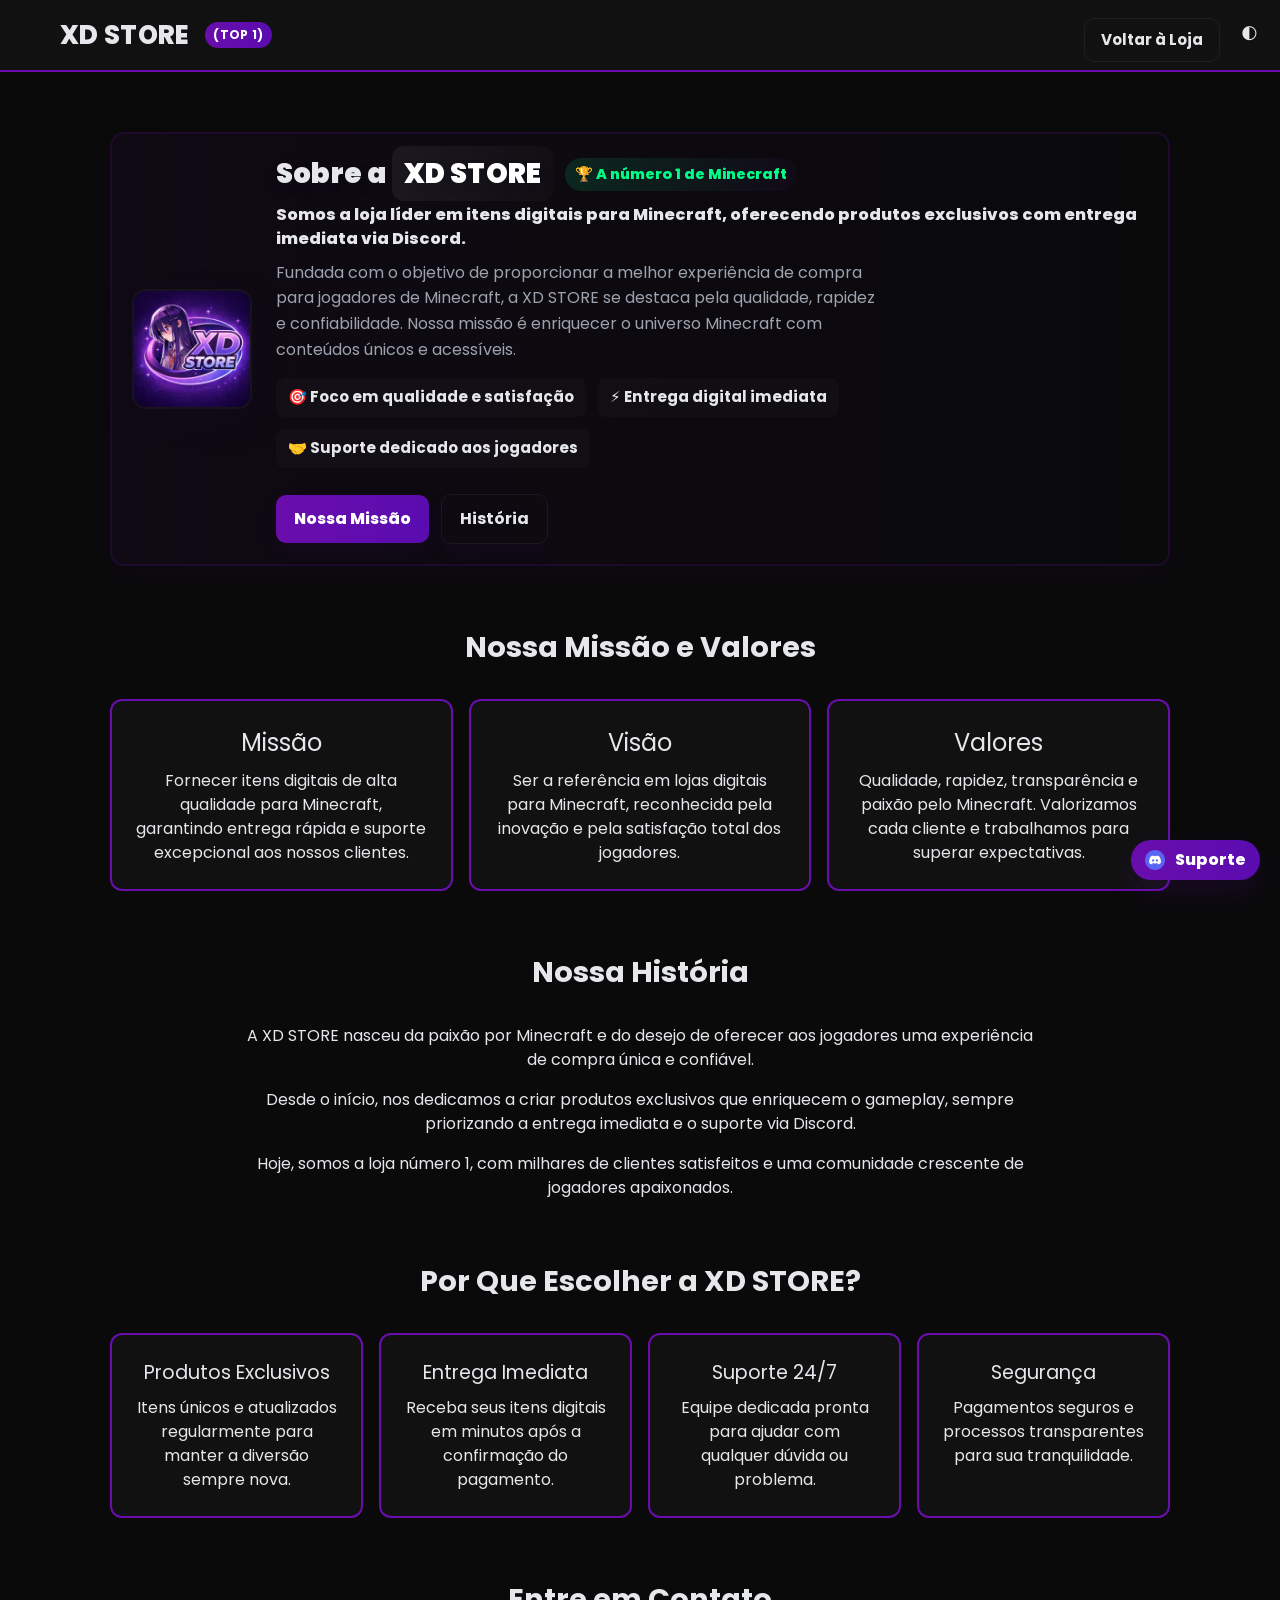
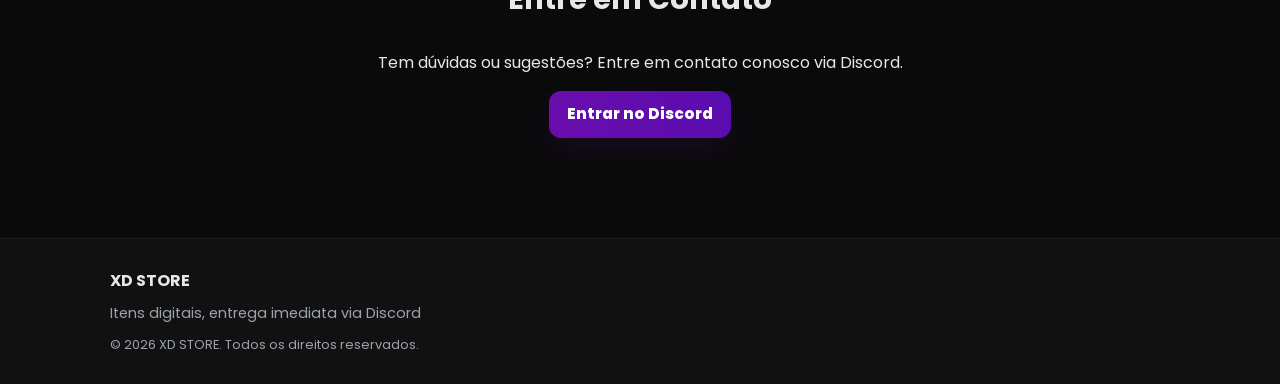
<file: pages/sobre.html>
<!DOCTYPE html>
<html lang="pt-br">
<head>
  <meta charset="UTF-8">
  <meta name="viewport" content="width=device-width, initial-scale=1.0">
  <title>Sobre - XD Store</title>
  <link rel="preconnect" href="https://fonts.googleapis.com">
  <link rel="preconnect" href="https://fonts.gstatic.com" crossorigin>
  <link href="https://fonts.googleapis.com/css2?family=Poppins:wght@300;400;600;700;800&display=swap" rel="stylesheet">
  <link rel="icon" type="image/png" href="../assets/icons/xd.png">
  <link rel="stylesheet" href="../css/reset.css">
  <link rel="stylesheet" href="../css/base.css">
  <link rel="stylesheet" href="../css/components.css">
  <link rel="stylesheet" href="../css/theme.css">
</head>
<body>
  <button id="theme-toggle" aria-label="Alternar tema" class="support-button theme-toggle" style="position:fixed;top:12px;right:12px;z-index:4000;">🌓</button>

  <header class="site-header">
    <div class="header-container">
      <h1 class="store-name">XD STORE <small class="store-sub">(TOP 1)</small></h1>
      <div class="header-actions">
        <a href="../index.html" class="product-button cta-secondary" style="text-decoration:none;">Voltar à Loja</a>
      </div>
    </div>
  </header>

  <main class="site-main">
    <section class="welcome-panel">
      <div class="welcome-inner">
        <div class="welcome-visual">
          <img src="../assets/icons/XD2.png" alt="Bloco de Grama" width="120" height="120">
        </div>

        <div class="welcome-content">
          <div class="welcome-header">
            <h2 class="welcome-title">Sobre a <span class="highlight">XD STORE</span></h2>
            <div class="welcome-badge">🏆 A número 1 de Minecraft</div>
          </div>

          <p class="welcome-lead">Somos a loja líder em itens digitais para Minecraft, oferecendo produtos exclusivos com entrega imediata via Discord.</p>

          <p class="welcome-body">Fundada com o objetivo de proporcionar a melhor experiência de compra para jogadores de Minecraft, a XD STORE se destaca pela qualidade, rapidez e confiabilidade. Nossa missão é enriquecer o universo Minecraft com conteúdos únicos e acessíveis.</p>

          <ul class="welcome-features" aria-hidden="false">
            <li>🎯 Foco em qualidade e satisfação</li>
            <li>⚡ Entrega digital imediata</li>
            <li>🤝 Suporte dedicado aos jogadores</li>
          </ul>

          <div class="welcome-ctas">
            <a href="#mission" class="product-button cta-primary">Nossa Missão</a>
            <a href="#history" class="product-button cta-secondary">História</a>
          </div>
        </div>
      </div>
    </section>

    <section id="mission" class="products-section">
      <h2 class="section-title">Nossa Missão e Valores</h2>
      <div class="products-list" style="display:grid;grid-template-columns:repeat(auto-fit,minmax(300px,1fr));gap:1rem;">
        <div class="card" style="background:var(--surface);border:2px solid var(--primary);border-radius:12px;padding:1.5rem;text-align:center;">
          <h3 style="font-size:1.5rem;margin-bottom:0.5rem;">Missão</h3>
          <p>Fornecer itens digitais de alta qualidade para Minecraft, garantindo entrega rápida e suporte excepcional aos nossos clientes.</p>
        </div>
        <div class="card" style="background:var(--surface);border:2px solid var(--primary);border-radius:12px;padding:1.5rem;text-align:center;">
          <h3 style="font-size:1.5rem;margin-bottom:0.5rem;">Visão</h3>
          <p>Ser a referência em lojas digitais para Minecraft, reconhecida pela inovação e pela satisfação total dos jogadores.</p>
        </div>
        <div class="card" style="background:var(--surface);border:2px solid var(--primary);border-radius:12px;padding:1.5rem;text-align:center;">
          <h3 style="font-size:1.5rem;margin-bottom:0.5rem;">Valores</h3>
          <p>Qualidade, rapidez, transparência e paixão pelo Minecraft. Valorizamos cada cliente e trabalhamos para superar expectativas.</p>
        </div>
      </div>
    </section>

    <section id="history" class="products-section">
      <h2 class="section-title">Nossa História</h2>
      <div style="max-width:800px;margin:0 auto;text-align:center;">
        <p style="margin-bottom:1rem;">A XD STORE nasceu da paixão por Minecraft e do desejo de oferecer aos jogadores uma experiência de compra única e confiável.</p>
        <p style="margin-bottom:1rem;">Desde o início, nos dedicamos a criar produtos exclusivos que enriquecem o gameplay, sempre priorizando a entrega imediata e o suporte via Discord.</p>
        <p>Hoje, somos a loja número 1, com milhares de clientes satisfeitos e uma comunidade crescente de jogadores apaixonados.</p>
      </div>
    </section>

    <section class="products-section">
      <h2 class="section-title">Por Que Escolher a XD STORE?</h2>
      <div class="products-list" style="display:grid;grid-template-columns:repeat(auto-fit,minmax(250px,1fr));gap:1rem;">
        <div class="card" style="background:var(--surface);border:2px solid var(--primary);border-radius:12px;padding:1.5rem;text-align:center;">
          <h3 style="font-size:1.2rem;margin-bottom:0.5rem;">Produtos Exclusivos</h3>
          <p>Itens únicos e atualizados regularmente para manter a diversão sempre nova.</p>
        </div>
        <div class="card" style="background:var(--surface);border:2px solid var(--primary);border-radius:12px;padding:1.5rem;text-align:center;">
          <h3 style="font-size:1.2rem;margin-bottom:0.5rem;">Entrega Imediata</h3>
          <p>Receba seus itens digitais em minutos após a confirmação do pagamento.</p>
        </div>
        <div class="card" style="background:var(--surface);border:2px solid var(--primary);border-radius:12px;padding:1.5rem;text-align:center;">
          <h3 style="font-size:1.2rem;margin-bottom:0.5rem;">Suporte 24/7</h3>
          <p>Equipe dedicada pronta para ajudar com qualquer dúvida ou problema.</p>
        </div>
        <div class="card" style="background:var(--surface);border:2px solid var(--primary);border-radius:12px;padding:1.5rem;text-align:center;">
          <h3 style="font-size:1.2rem;margin-bottom:0.5rem;">Segurança</h3>
          <p>Pagamentos seguros e processos transparentes para sua tranquilidade.</p>
        </div>
      </div>
    </section>

    <section class="products-section">
      <h2 class="section-title">Entre em Contato</h2>
      <div style="text-align:center;">
        <p>Tem dúvidas ou sugestões? Entre em contato conosco via Discord.</p>
        <a href="https://discord.gg/3t7g9TbN5M" class="product-button cta-primary" target="_blank" rel="noopener noreferrer" style="margin-top:1rem;display:inline-block;">Entrar no Discord</a>
      </div>
    </section>
  </main>

  <footer class="site-footer">
    <div class="footer-container">
      <p class="footer-store-name">XD STORE</p>
      <p class="footer-text">Itens digitais, entrega imediata via Discord</p>
      <p class="footer-legal">© 2026 XD STORE. Todos os direitos reservados.</p>
    </div>
  </footer>

  <!-- Botão de Suporte (Discord) -->
  <a href="https://discord.gg/3t7g9TbN5M" class="discord-support" target="_blank" rel="noopener noreferrer" aria-label="Suporte no Discord" title="Suporte no Discord (XD Store)">
    <img src="../assets/images/discord.png" alt="Discord" width="20" height="20">
    <span>Suporte</span>
  </a>

  <script>
    // Theme toggle
    (function(){
      const btn = document.getElementById('theme-toggle');
      if (!btn) return;
      const DURATION = 1000;

      btn.addEventListener('click', (e)=>{
        e.stopImmediatePropagation();
        try{
          if (window.matchMedia && window.matchMedia('(prefers-reduced-motion: reduce)').matches){
            const cur = localStorage.getItem('xd-theme') || 'dark';
            const next = cur === 'dark' ? 'light' : 'dark';
            if (next === 'light') document.documentElement.setAttribute('data-theme','light'); else document.documentElement.removeAttribute('data-theme');
            localStorage.setItem('xd-theme', next);
            return;
          }

          const cur = localStorage.getItem('xd-theme') || 'dark';
          const next = cur === 'dark' ? 'light' : 'dark';

          const wipe = document.createElement('div');
          wipe.className = 'theme-wipe ' + (next === 'light' ? 'light' : 'dark');
          document.body.appendChild(wipe);

          setTimeout(()=> wipe.classList.add('active'), 10);

          setTimeout(()=>{
            if (next === 'light') document.documentElement.setAttribute('data-theme','light'); else document.documentElement.removeAttribute('data-theme');
            localStorage.setItem('xd-theme', next);
          }, DURATION/2);

          setTimeout(()=>{
            wipe.classList.remove('active');
            setTimeout(()=>{ try{ wipe.remove(); }catch(e){} }, 220);
            document.documentElement.classList.remove('theme-animating');
            setTimeout(()=>{ document.documentElement.classList.remove('with-transition'); }, 120);
          }, DURATION + 80);

        }catch(e){}
      });
    })();
  </script>
</body>
</html>
</file>
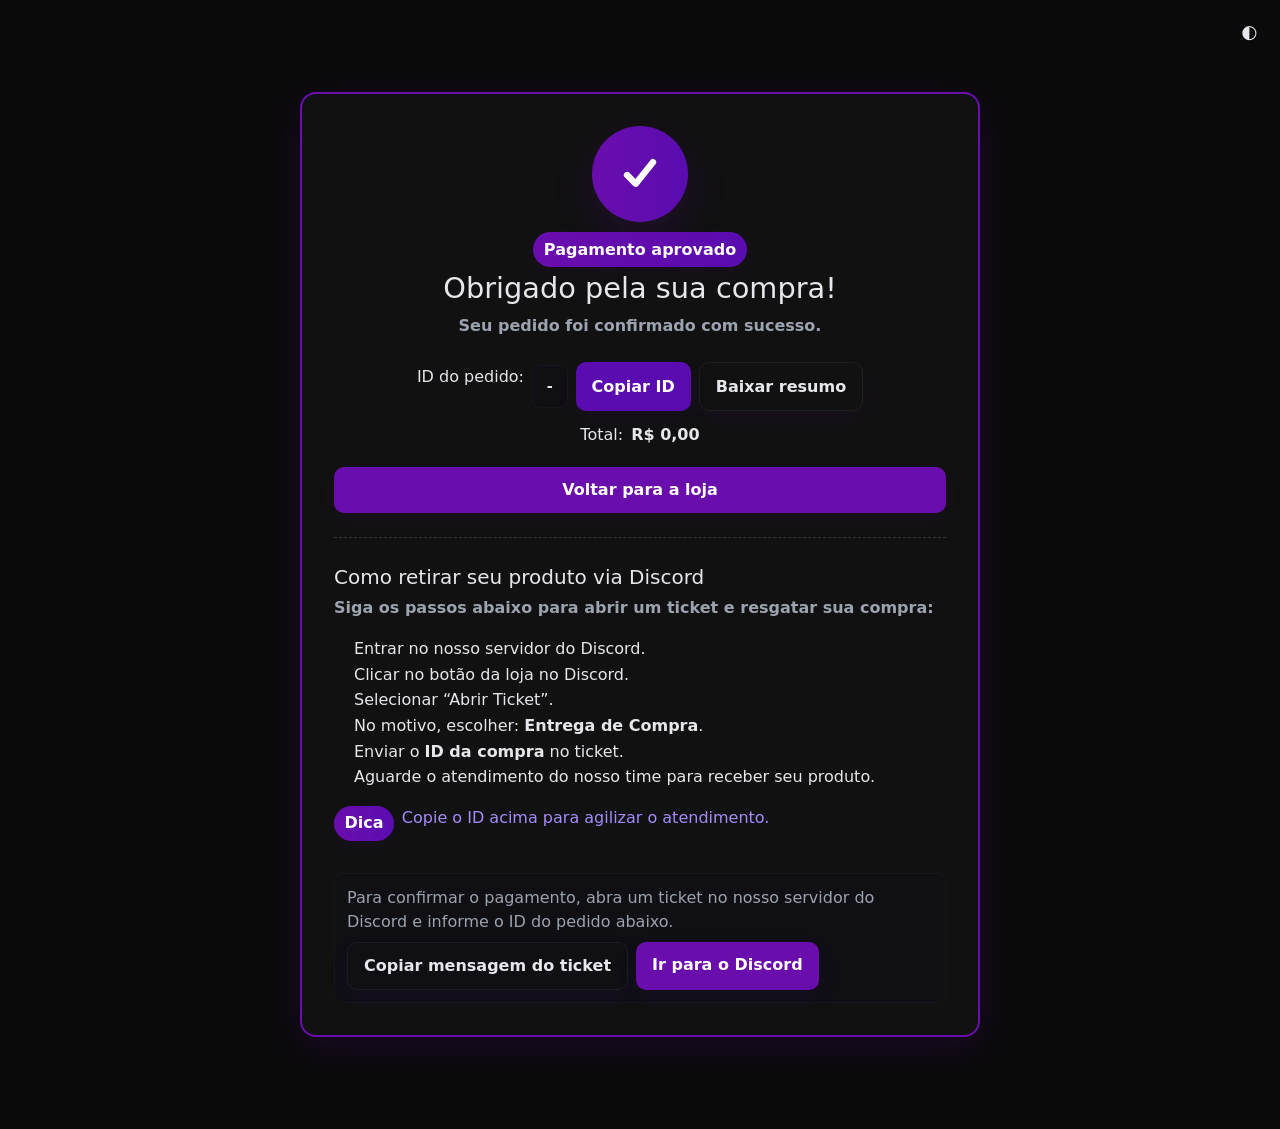
<file: pages/sucesso.html>
<!DOCTYPE html>
<html lang="pt-br">
<head>
  <meta charset="UTF-8" />
  <meta name="viewport" content="width=device-width, initial-scale=1.0" />
  <title>Pedido Aprovado</title>
  <link rel="shortcut icon" type="image/png" href="../assets/icons/xd.png" />
  <link rel="stylesheet" href="../css/reset.css" />
  <link rel="stylesheet" href="../css/base.css" />
  <link rel="stylesheet" href="../css/components.css" />
  <link rel="stylesheet" href="../css/theme.css" />
  <style>
    body { background: var(--bg); color: var(--text); }
    .container { max-width: 720px; margin: 4.5rem auto; padding: 1.25rem; }

    .card { background:var(--surface); border:2px solid var(--primary); border-radius: 16px; box-shadow: 0 10px 40px rgba(106,13,173,.18); padding: 2rem; text-align: center; position:relative; overflow:visible; }

    /* Animated check */
    .checkmark-circle { width:96px; height:96px; border-radius:50%; margin: 0 auto 10px; display:flex; align-items:center; justify-content:center; background: linear-gradient(90deg,var(--primary),var(--primary-2)); box-shadow: 0 14px 40px rgba(106,13,173,0.18); transform: scale(.8); animation: popIn 520ms cubic-bezier(.2,.9,.2,1) forwards; }
    .checkmark-circle svg { width:56px; height:56px; stroke:#fff; stroke-width:6; fill:none; stroke-linecap:round; stroke-linejoin:round; }
    @keyframes popIn { 0%{ transform: scale(.5); opacity:0 } 70%{ transform: scale(1.06); opacity:1 } 100%{ transform: scale(1); } }

    .title { font-size: 1.8rem; margin: 0 0 .25rem; }
    .subtitle { color: var(--muted); margin: 0 0 1rem; font-weight:700 }
    .badge { display:inline-block; padding:.35rem .65rem; border-radius: 999px; background: linear-gradient(90deg,var(--primary),var(--primary-2)); color:#fff; font-weight:800; box-shadow: 0 6px 18px rgba(106,13,173,0.08); }

    .meta { display:flex; gap:.5rem; align-items:center; justify-content:center; flex-wrap:wrap; margin-top:.5rem }
    .meta .mono { background:var(--bg-2); padding:.55rem .75rem; border-radius:8px; border:1px solid rgba(255,255,255,0.03); }
    .meta .actions { display:flex; gap:.5rem; }

    .row { margin-top: 1rem; display: grid; gap: .75rem; }
    .line { display:flex; justify-content:center; gap:.5rem; flex-wrap:wrap; }

    .btn { cursor:pointer; border:0; border-radius:10px; padding:.7rem 1rem; background:var(--primary); color:#fff; font-weight:700; box-shadow: 0 8px 20px rgba(106,13,173,0.08); }
    .btn.secondary { background:var(--primary-2); }
    .btn.ghost { background: transparent; border:1px solid rgba(255,255,255,0.06); color:var(--text); }

    .mono { font-family: ui-monospace, SFMono-Regular, Menlo, Monaco, Consolas, "Liberation Mono", "Courier New", monospace; }

    /* confetti */
    .confetti { position:absolute; inset:0; pointer-events:none; overflow:hidden; z-index:10; }
    .confetti span{ position:absolute; width:10px; height:14px; border-radius:2px; opacity:0.95; transform: translateY(-20px); animation: confetti-fall 1900ms linear forwards; }
    @keyframes confetti-fall { 0%{ transform: translateY(-30vh) rotate(0deg); opacity:1 } 100%{ transform: translateY(120vh) rotate(540deg); opacity:0.85 } }

    /* toast */
    .toast { position:fixed; left:50%; bottom:28px; transform:translateX(-50%) translateY(12px); background:var(--surface); border:1px solid var(--primary); color:var(--text); padding:.6rem .9rem; border-radius:10px; box-shadow:0 10px 30px rgba(0,0,0,0.3); opacity:0; pointer-events:none; transition: transform 240ms ease, opacity 240ms ease; z-index:9999; }
    .toast.show { opacity:1; transform:translateX(-50%) translateY(0); pointer-events:auto; }

    @media (max-width:600px){
      .card{ padding:1.25rem; margin:1rem; }
      .checkmark-circle{ width:76px; height:76px }
    }

    /* receipt callout */
    .receipt-area { margin-top:1rem; padding:12px; border-radius:10px; background:var(--bg-2); border:1px solid rgba(255,255,255,0.03); }

  </style>
</head>
<body>
  <button id="theme-toggle" aria-label="Alternar tema" class="support-button theme-toggle" style="position:fixed;top:12px;right:12px;z-index:4000;">🌓</button>
  <div class="container">
    <div class="card">
      <div class="checkmark-circle" aria-hidden="true">
        <svg viewBox="0 0 52 52" aria-hidden="true">
          <path d="M14 27 l8 8 16 -20" stroke-linecap="round" stroke-linejoin="round" />
        </svg>
      </div>

      <div class="badge">Pagamento aprovado</div>
      <h1 class="title">Obrigado pela sua compra!</h1>
      <p class="subtitle">Seu pedido foi confirmado com sucesso.</p>

      <div class="row">
        <div class="meta">
          <div class="line">ID do pedido: <strong class="mono" id="orderId">-</strong></div>
          <div class="actions">
            <button class="btn secondary" id="copyOrderId" aria-label="Copiar ID">Copiar ID</button>
            <button class="btn ghost" id="downloadReceipt" aria-label="Baixar resumo">Baixar resumo</button>
          </div>
        </div>

        <div class="line">Total: <strong id="orderTotal">R$ 0,00</strong></div>
      </div>

      <div class="row" style="margin-top:1.25rem;">
        <button class="btn" id="goHome">Voltar para a loja</button>
      </div>

      <div id="confetti" class="confetti" aria-hidden="true"></div>
      <div id="sucesso-toast" class="toast" role="status" aria-live="polite"></div>

      <hr style="border:0;border-top:1px dashed rgba(255,255,255,.15); margin:1.5rem 0;" />

      <section aria-label="Retirada via Discord" style="text-align:left">
        <h2 style="margin:.25rem 0 0; font-size:1.25rem;">Como retirar seu produto via Discord</h2>
        <p class="subtitle" style="margin:.25rem 0 1rem;">Siga os passos abaixo para abrir um ticket e resgatar sua compra:</p>

        <ol style="line-height:1.6; padding-left:1.25rem;">
          <li>Entrar no nosso servidor do Discord.</li>
          <li>Clicar no botão da loja no Discord.</li>
          <li>Selecionar “Abrir Ticket”.</li>
          <li>No motivo, escolher: <strong>Entrega de Compra</strong>.</li>
          <li>Enviar o <strong>ID da compra</strong> no ticket.</li>
          <li>Aguarde o atendimento do nosso time para receber seu produto.</li>
        </ol>

        <div class="row" style="margin-top:1rem; gap:.5rem;">
          <div class="line" style="justify-content:flex-start;">
            <span class="badge">Dica</span>
            <span style="color:#a78bfa">Copie o ID acima para agilizar o atendimento.</span>
          </div>
        </div>

        <div class="row" style="margin-top:1rem;">
          <div class="receipt-area" aria-live="polite">
            <div style="display:flex;flex-direction:column;gap:8px;">
              <div style="color:var(--muted)">Para confirmar o pagamento, abra um ticket no nosso servidor do Discord e informe o ID do pedido abaixo.</div>
              <div style="display:flex;gap:8px;">
                <button class="btn ghost" id="copyTicketMsg">Copiar mensagem do ticket</button>
                <a class="btn" href="https://discord.gg/3t7g9TbN5M" target="_blank" rel="noopener noreferrer">Ir para o Discord</a>
              </div>
            </div>
          </div>
        </div>
      </section>
    </div>
  </div>

  <script>
    function toBRL(v){ try{ return v.toLocaleString('pt-BR',{style:'currency',currency:'BRL'});}catch{ return 'R$ ' + (Number(v)||0).toFixed(2).replace('.',','); } }

    (function(){
      let last = null;
      try { const raw = localStorage.getItem('lastOrder'); last = raw ? JSON.parse(raw) : null; } catch {}
      if (last){
        document.getElementById('orderId').textContent = last.orderId || '-';
        document.getElementById('orderTotal').textContent = toBRL(last.total || 0);

        // trigger confetti and toast to celebrate
        triggerConfetti();
        showToast('Pagamento confirmado!');
      }

      // copy ID button
      const copyBtn = document.getElementById('copyOrderId');
      if (copyBtn){ copyBtn.addEventListener('click', async ()=>{
        try{ await navigator.clipboard.writeText(document.getElementById('orderId').textContent); showToast('ID copiado para a área de transferência!'); }
        catch(e){ showToast('Falha ao copiar ID', 'error'); }
      }); }

      // download receipt button (keep as optional: simple TXT)
      const dlBtn = document.getElementById('downloadReceipt');
      if (dlBtn){ dlBtn.addEventListener('click', ()=>{
        try{
          const payload = last || {};
          const content = `RESUMO DO PEDIDO - Loja\nPedido: ${payload.orderId || '-'}\nTotal: ${toBRL(payload.total||0)}\nData: ${new Date(payload.createdAt||Date.now()).toLocaleString()}\n\nObservação: este é apenas um resumo com os dados do pedido.`;
          const blob = new Blob([content], { type: 'text/plain;charset=utf-8' });
          const url = URL.createObjectURL(blob);
          const a = document.createElement('a'); a.href = url; a.download = `${(payload.orderId||'pedido')}.txt`; document.body.appendChild(a); a.click(); a.remove(); URL.revokeObjectURL(url);
          showToast('Resumo do pedido baixado.');
        }catch(e){ showToast('Falha ao baixar comprovante', 'error'); }
      }); }

      document.getElementById('goHome').addEventListener('click', ()=>{ window.location.href = '../index.html'; });

      // Theme init/toggle
      function applyTheme(){ const t = localStorage.getItem('xd-theme') || 'dark'; if (t==='light') document.documentElement.setAttribute('data-theme','light'); else document.documentElement.removeAttribute('data-theme'); }
      const tbtn = document.getElementById('theme-toggle'); if (tbtn){ tbtn.addEventListener('click', ()=>{ const cur = localStorage.getItem('xd-theme') || 'dark'; const next = cur === 'dark' ? 'light' : 'dark'; localStorage.setItem('xd-theme', next); applyTheme(); }); }
      applyTheme();

      // small toast util
      function showToast(msg, kind='success'){
        try{
          const el = document.getElementById('sucesso-toast');
          el.textContent = msg; el.classList.add('show');
          setTimeout(()=> el.classList.remove('show'), 2800);
        }catch(e){}
      }

      // confetti util: create colored pieces and let CSS animate
      function triggerConfetti(){
        try{
          const colors = [getComputedStyle(document.documentElement).getPropertyValue('--primary').trim(), getComputedStyle(document.documentElement).getPropertyValue('--primary-2').trim(), getComputedStyle(document.documentElement).getPropertyValue('--accent').trim(), '#FDE68A', '#FCA5A5'];
          const container = document.getElementById('confetti');
          if (!container) return;
          // create pieces
          for (let i=0;i<28;i++){
            const s = document.createElement('span');
            s.style.left = (Math.random()*100)+'%';
            s.style.top = (Math.random()*6 - 6)+'%';
            s.style.background = colors[Math.floor(Math.random()*colors.length)];
            s.style.width = (6 + Math.random()*8)+'px';
            s.style.height = (8 + Math.random()*12)+'px';
            s.style.animationDuration = (1400 + Math.random()*900)+'ms';
            container.appendChild(s);
            // cleanup
            setTimeout(()=>{ try{ s.remove(); }catch(e){} }, 2400);
          }
        }catch(e){ console.warn('confetti fail', e); }
      }

      // Ticket message copy handler
      const copyMsgBtn = document.getElementById('copyTicketMsg');
      if (copyMsgBtn){ copyMsgBtn.addEventListener('click', async ()=>{
        const msg = `Olá, segue o ID do pedido ${last && last.orderId ? last.orderId : ''}. Já realizei o pagamento.`;
        try{ await navigator.clipboard.writeText(msg); showToast('Mensagem copiada: cole no ticket.'); }catch(e){ showToast('Falha ao copiar mensagem', 'error'); }
      }); }

    })();
  </script>
</body>
</html>
</file>
<file: css/base.css>
/* ================================
   BASE GLOBAL
   ================================ */

body {
  background-color: var(--bg);
  color: var(--text);
  font-family: 'Poppins', system-ui, -apple-system, 'Segoe UI', Roboto, 'Helvetica Neue', Arial, sans-serif;
  -webkit-font-smoothing:antialiased;
  -moz-osx-font-smoothing:grayscale;
}

/* Container padrão para centralizar conteúdo */
.header-container,
.footer-container,
.site-main {
  max-width: 1100px;
  margin: 0 auto;
  padding: 0 20px;
}

/* ================================
   HEADER
   ================================ */

.site-header {
  background-color: var(--surface);
  border-bottom: 2px solid var(--primary);
}

.header-container {
  display: flex;
  align-items: center;
  justify-content: space-between;
  height: 70px;
}

.header-actions { display:flex; gap:8px; align-items:center; }

.store-name {
  font-size: 1.6rem;
  font-weight: 800;
  letter-spacing: 0.3px;
  display:flex;
  align-items:center;
  gap:10px;
}

.store-name .store-sub {
  font-size:0.75rem;
  padding:4px 8px;
  background: linear-gradient(90deg,var(--primary),var(--primary-2));
  color:#fff;
  border-radius:999px;
  font-weight:700;
  margin-left:6px;
} 

/* ================================
   MAIN
   ================================ */

.site-main {
  padding: 40px 20px;
}

.site-main section {
  margin-bottom: 60px;
}

/* Apresentação */
.store-title {
  font-size: 1.8rem;
  margin-bottom: 10px;
}

.store-description {
  max-width: 600px;
  font-size: 1rem;
  line-height: 1.6;
}

/* Produtos */
.section-title {
  font-size: 1.4rem;
  margin-bottom: 20px;
}

.products-list {
  display: grid;
  grid-template-columns: repeat(auto-fill, minmax(220px, 1fr));
  gap: 24px;
}

/* ================================
   FOOTER
   ================================ */

.site-footer {
  border-top: 1px solid rgba(255,255,255,0.04);
  padding: 30px 0;
  background: var(--surface);
}

.footer-container {
  display: flex;
  flex-direction: column;
  gap: 10px;
}

.footer-store-name {
  font-weight: bold;
  color: var(--text);
}

.footer-text {
  font-size: 0.9rem;
  color: var(--muted);
}

.footer-legal {
  font-size: 0.8rem;
  color: var(--muted);
}

/* ================================
   MOBILE LAYOUT
   ================================ */

@media (max-width: 768px) {
  .header-container {
    flex-direction: column;
    height: auto;
    padding: 16px 20px;
  }

  .store-name {
    margin-bottom: 10px;
    font-size: 1.4rem;
  }

  .header-actions {
    flex-direction: row;
    flex-wrap: wrap;
    justify-content: center;
    gap: 8px;
  }

  .header-actions .product-button {
    padding: 8px 12px;
    font-size: 0.9rem;
  }

  .cart-button {
    padding: 8px 12px;
    font-size: 0.9rem;
  }

  .products-list {
    grid-template-columns: 1fr;
  }

  .site-main {
    padding: 20px 10px;
  }

  .section-title {
    font-size: 1.2rem;
  }

  .cart-sidebar {
    width: 100vw;
    right: -100vw;
  }

  .cart-sidebar.active {
    right: 0;
  }

  .welcome-panel {
    padding: 20px 10px;
  }

  .welcome-inner {
    flex-direction: column;
    gap: 20px;
  }

  .welcome-visual img {
    width: 80px;
    height: 80px;
  }

  .welcome-title {
    font-size: 1.4rem;
  }

  .welcome-features {
    flex-direction: column;
    gap: 6px;
  }

  .welcome-ctas {
    flex-direction: column;
    gap: 10px;
  }
}
</file>
<file: css/components.css>
/* ================================
   COMPONENTES: PRODUTOS E PROMOÇÕES
   ================================ */

/* Card de produto com borda roxa e fundo preto leve */
.product-card {
  background: #0b0b0f;
  border: 2px solid #6a0dad;
  border-radius: 14px;
  box-shadow: 0 8px 24px rgba(106, 13, 173, 0.25);
  overflow: hidden;
  display: flex;
  flex-direction: column;
}

.product-image {
  width: 100%;
  aspect-ratio: 1 / 1;
  background: #0f0f18;
  display: grid;
  place-items: center;
}

.product-image img {
  max-width: 100%;
  max-height: 100%;
  object-fit: cover;
}

.product-info {
  padding: 12px;
  display: grid;
  gap: 8px;
}

.product-name {
  margin: 0;
  font-size: 1rem;
  color: #e5e7eb;
}

.product-price {
  margin: 0;
  font-size: 1.05rem;
  color: #a78bfa; /* valor padrão quando não está em promo */
}

/* Preço quando há promoção */
.price-old {
  text-decoration: line-through;
  color: #9CA3AF;
  margin-right: .4rem;
}

.price-new {
  color: #E879F9;
  font-weight: 700;
}

/* Badge de promoção */
.badge-promo {
  display: inline-block;
  font-size: .75rem;
  padding: .2rem .5rem;
  border-radius: 999px;
  background: #EDE9FE;
  color: #5B21B6;
  width: fit-content;
}

/* Botão padrão do card */
.product-button {
  cursor: pointer;
  border: 0;
  border-radius: 10px;
  padding: .65rem .9rem;
  background: #6a0dad;
  color: #fff;
  font-weight: 600;
}

.product-button:hover {
  filter: brightness(1.05);
}
</file>
<file: css/theme.css>
/* ================================
   THEME VARIABLES (Dark default + Light optional)
   ================================ */
:root {
  --bg: #0a0a0a;
  --bg-2: #0f0f14;
  --surface: #111111;
  --text: #e5e7eb;
  --muted: #9CA3AF;
  --primary: #6a0dad;
  --primary-2: #5a0cb0;
  --accent: #00ff88;
  --card-bg: #0b0b0f;
  --card-border: #6a0dad;
  --img-bg: #0f0f18;
}
html[data-theme="light"] {
  --bg: #f6f6f6;
  --bg-2: #f0f0f0;
  --surface: #ffffff;
  --text: #111111;
  --muted: #444444;
  --primary: #6a0dad;
  --primary-2: #5a0cb0;
  --accent: #111111;
  --card-bg: #ffffff;
  --card-border: #e5e7eb;
  --img-bg: #f0f0f0;
}

/* ================================
   SMOOTH THEME TRANSITION
   ================================ */
html.with-transition, html.with-transition * {
  /* smoother, slightly longer transitions for a pleasant theme toggle */
  transition: background-color 760ms cubic-bezier(.2,.9,.2,1), color 760ms cubic-bezier(.2,.9,.2,1), border-color 760ms cubic-bezier(.2,.9,.2,1), box-shadow 820ms cubic-bezier(.2,.9,.2,1), transform 420ms ease, opacity 760ms ease, filter 760ms ease;
}

/* Explicit transitions on major containers to catch gradients and backgrounds */
.site-header, .site-main, .site-footer, .announcement, .welcome-panel, .products-section, .product-card, .product-image img, .cart-sidebar, .led-screen, .marquee span {
  transition: background-color 760ms cubic-bezier(.2,.9,.2,1), color 760ms cubic-bezier(.2,.9,.2,1), border-color 760ms cubic-bezier(.2,.9,.2,1), box-shadow 820ms cubic-bezier(.2,.9,.2,1), opacity 760ms ease, transform 420ms ease;
} 

/* Theme fade overlay to mask abrupt gradient/element repaints (improved) */
.theme-fade {
  pointer-events: none;
  position: fixed;
  inset: 0;
  background: #000;
  opacity: 0;
  will-change: opacity;
  transition: opacity 1000ms cubic-bezier(.2,.9,.2,1), visibility 1000ms;
  z-index: 9999;
}
/* subtle low-opacity overlay so animation beneath remains visible */
.theme-fade.visible { opacity: 0.12; }
.theme-fade.light { background: #fff; }
.theme-fade.dark { background: #000; }

/* Subtle cross-fade + micro-zoom animation to make theme toggle feel alive (stronger) */
@keyframes theme-smooth {
  0% { opacity: 0.92; transform: scale(1.02); filter: brightness(0.92) saturate(0.96); }
  45% { opacity: 0.9; transform: scale(0.995); filter: brightness(1.02) saturate(1.02); }
  100% { opacity: 1; transform: none; filter: none; }
}

.theme-animating .site-header,
.theme-animating .site-main,
.theme-animating .site-footer,
.theme-animating .product-card,
.theme-animating .welcome-panel,
.theme-animating .products-section {
  animation: theme-smooth 1000ms cubic-bezier(.2,.9,.2,1) both;
  will-change: transform, opacity, filter;
} 

/* Avoid running animation for users who prefer reduced motion */
@media (prefers-reduced-motion: reduce) {
  .theme-animating .site-header,
  .theme-animating .site-main,
  .theme-animating .site-footer,
  .theme-animating .product-card,
  .theme-animating .welcome-panel,
  .theme-animating .products-section { animation: none !important; }
}

/* Reduce motion: keep transitions minimal */
@media (prefers-reduced-motion: reduce) {
  html.with-transition, html.with-transition * { transition: none !important; }
  .theme-fade { transition: none !important; }
}

/* ================================
   PRODUTO - CARD
   ================================ */

.product-card {
  background-color: var(--card-bg);
  border: 2px solid var(--card-border);
  border-radius: 14px;
  overflow: hidden;
  box-shadow: 0 10px 25px rgba(0, 0, 0, 0.2);
  transition: background-color 420ms cubic-bezier(.2,.9,.2,1), border-color 420ms cubic-bezier(.2,.9,.2,1), box-shadow 420ms cubic-bezier(.2,.9,.2,1), transform 280ms ease;
}

.product-card:hover {
  transform: translateY(-4px);
  box-shadow: 0 18px 35px rgba(0, 0, 0, 0.28);
}

/* LIGHT THEME: product accents */
html[data-theme="light"] .product-card {
  border-color: var(--primary);
  box-shadow: 0 10px 26px rgba(106,13,173,0.06);
  background-color: var(--card-bg);
}

.product-image {
  background-color: var(--img-bg);
  aspect-ratio: 1 / 1;
  display: flex;
  align-items: center;
  justify-content: center;
}

.product-image img {
  width: 100%;
  height: 100%;
  object-fit: cover;
}

.product-info {
  padding: 16px;
  display: flex;
  flex-direction: column;
  gap: 10px;
  color: var(--text);
}

.product-name {
  font-size: 1rem;
  font-weight: 600;
  color: var(--text);
}

.product-price {
  font-size: 1.1rem;
  font-weight: bold;
  color: var(--text);
}

.product-button {
  margin-top: 10px;
  padding: 12px;
  border-radius: 8px;
  border: none;
  font-size: 0.95rem;
  font-weight: bold;
  cursor: pointer;
  background-color: var(--primary);
  color: #ffffff;
}

.product-button:hover {
  background-color: var(--primary-2);
}

/* ================================
   HEADER
   ================================ */

.site-header {
  background-color: var(--surface);
  border-bottom: 2px solid var(--primary);
}

.header-container {
  max-width: 1200px;
  margin: 0 auto;
  padding: 16px 20px;
  display: flex;
  align-items: center;
  justify-content: space-between;
}

.logo {
  font-size: 1.6rem;
  font-weight: 900;
  color: var(--text);
}

.logo span {
  color: var(--primary);
}

.cart-button {
  background-color: var(--primary);
  color: #ffffff;
  border: none;
  border-radius: 30px;
  padding: 10px 18px;
  font-size: 0.95rem;
  font-weight: bold;
  cursor: pointer;
  display: flex;
  align-items: center;
  gap: 8px;
}

.cart-button:hover {
  background-color: var(--primary-2);
}

.support-button {
  background: none;
  border: none;
  padding: 10px;
  cursor: pointer;
  display: flex;
  align-items: center;
  justify-content: center;
}

.support-button:hover {
  opacity: 0.8;
}

.cart-count {
  background-color: var(--accent);
  color: #000;
  font-size: 0.75rem;
  font-weight: bold;
  padding: 3px 7px;
  border-radius: 50%;
}

/* ================================
   MAIN
   ================================ */

.site-main {
  background-color: var(--bg);
  min-height: 100vh;
  padding: 40px 20px;
  color: var(--text);
}

.section-title {
  text-align: center;
  font-size: 1.8rem;
  font-weight: 700;
  margin-bottom: 30px;
  color: var(--text);
}

.products-list {
  max-width: 1200px;
  margin: 0 auto;
  display: grid;
  grid-template-columns: repeat(auto-fill, minmax(260px, 1fr));
  gap: 24px;
}

/* ================================
   CARRINHO LATERAL
   ================================ */

.cart-sidebar {
  position: fixed;
  top: 0;
  right: -320px;
  width: 320px;
  height: 100vh;
  background-color: var(--surface);
  border-left: 2px solid var(--primary);
  box-shadow: -5px 0 25px rgba(0, 0, 0, 0.4);
  display: flex;
  flex-direction: column;
  transition: right 0.3s ease;
  z-index: 1000;
}

.cart-sidebar.active {
  right: 0;
}

.cart-header {
  padding: 16px;
  border-bottom: 1px solid #222;
  display: flex;
  justify-content: space-between;
  align-items: center;
  color: var(--text);
}

.cart-header h2 {
  color: var(--text);
  font-size: 1.2rem;
}

.cart-close {
  background: none;
  border: none;
  color: #ff5555;
  font-size: 1.4rem;
  cursor: pointer;
}

.cart-items {
  flex: 1;
  padding: 16px;
  display: flex;
  flex-direction: column;
  gap: 12px;
}

.cart-item {
  background-color: var(--bg-2);
  padding: 12px;
  border-radius: 8px;
  display: flex;
  justify-content: space-between;
  font-size: 0.9rem;
  color: var(--text);
}

.cart-footer {
  padding: 16px;
  border-top: 1px solid #222;
}

.cart-total {
  display: flex;
  justify-content: space-between;
  margin-bottom: 16px;
  font-size: 1rem;
  color: var(--text);
}

.checkout-button {
  width: 100%;
  padding: 12px;
  background-color: var(--accent);
  color: #000;
  font-weight: bold;
  border: none;
  border-radius: 8px;
  cursor: pointer;
}

.checkout-button.disabled {
  opacity: 0.65;
  pointer-events: none;
  filter: grayscale(30%);
  background-color: rgba(255,255,255,0.06);
  color: var(--muted);
}

/* OVERLAY ESCURO */
.cart-overlay {
  position: fixed;
  top: 0;
  left: 0;
  width: 100%;
  height: 100%;
  background: rgba(0, 0, 0, 0.6);
  opacity: 0;
  visibility: hidden;
  transition: opacity 0.3s ease;
  z-index: 900;
}

/* overlay ativo */
.cart-overlay.active {
  opacity: 1;
  visibility: visible;
}

.remove-item {
  background: none;
  border: none;
  color: #ff5555;
  font-size: 1rem;
  cursor: pointer;
  margin-left: 8px;
}

/* ================================
   ADMIN MODAL (LIMPO)
   ================================ */

.admin-overlay {
  position: fixed;
  inset: 0;
  background: rgba(0,0,0,0.75);
  display: none;
  align-items: center;
  justify-content: center;
  z-index: 3000;
}

.admin-overlay.active {
  display: flex;
}

.admin-modal {
  background: var(--surface);
  color: var(--text);
  width: 100%;
  max-width: 420px;
  padding: 24px;
  border-radius: 14px;
  box-shadow: 0 20px 50px rgba(0,0,0,0.6);
}

.admin-modal h2,
.admin-modal h3 {
  margin-bottom: 12px;
}

.admin-modal input {
  width: 100%;
  padding: 12px;
  margin-bottom: 10px;
  border-radius: 8px;
  border: none;
  background: #1e1e1e;
  color: #fff;
}

.admin-modal button {
  width: 100%;
  padding: 12px;
  background: var(--primary);
  color: #fff;
  border: none;
  border-radius: 8px;
  font-weight: bold;
  cursor: pointer;
}

.admin-modal button:hover {
  background: var(--primary-2);
}

.admin-products {
  margin-top: 12px;
  display: flex;
  flex-direction: column;
  gap: 8px;
}

.admin-product {
  background: var(--bg-2);
  padding: 8px 10px;
  border-radius: 6px;
  display: flex;
  justify-content: space-between;
  align-items: center;
  font-size: 0.9rem;
}

.admin-product button {
  background: #ff5555;
  padding: 6px 10px;
  border-radius: 6px;
}

.admin-product button:hover {
  background: #ff3333;
}

.admin-close {
  margin-top: 14px;
  background: #333;
}

/* ================================
   WELCOME PANEL & ANNOUNCE
   ================================ */

/* LED-style marquee */
.announcement { padding: 10px 0; border-bottom: 1px solid rgba(255,255,255,0.02); }
.announcement-inner { max-width:1200px; margin:0 auto; padding:0 20px; }
.led-screen {
  background: linear-gradient(90deg, rgba(0,0,0,0.65), rgba(20,20,20,0.65));
  border: 1px solid rgba(106,13,173,0.18);
  padding: 6px 10px;
  border-radius: 8px;
  overflow: hidden;
  display:flex; align-items:center; gap:12px;
}


.marquee { display: flex; gap: 3rem; white-space: nowrap; will-change: transform; align-items: center; /* animation injected dynamically */ min-width:200%; }
.marquee span { flex: 0 0 auto; display:inline-block; padding-right: 2rem; color: var(--accent); font-weight:800; letter-spacing:0.2px; font-size:0.95rem; text-shadow: 0 0 6px rgba(0,255,136,0.12), 0 0 10px rgba(106,13,173,0.06); }

@keyframes marquee {
  0% { transform: translateX(0%); }
  100% { transform: translateX(-50%); }
}

.welcome-panel { max-width:1200px; margin: 20px auto; padding: 20px; border: 2px solid rgba(106,13,173,0.18); background: linear-gradient(90deg, rgba(106,13,173,0.06), rgba(47,18,82,0.02)); border-radius: 14px; box-shadow: 0 10px 30px rgba(106,13,173,0.06); }
.welcome-inner { display:flex; flex-direction:column; gap:12px; align-items:flex-start; }
.welcome-visual img{ width:120px; height:120px; object-fit:cover; border-radius:14px; border:2px solid rgba(255,255,255,0.04); box-shadow: 0 12px 30px rgba(16,10,30,0.45); }
.welcome-content{ display:flex; flex-direction:column; gap:8px; max-width:900px; }
.welcome-header{ display:flex; align-items:center; gap:12px; }
.welcome-title { margin:0; color:var(--text); font-size:1.7rem; font-weight:900; letter-spacing:0.2px; }
.welcome-title .highlight{ color: #fff; background: linear-gradient(90deg, rgba(106,13,173,0.18), rgba(90,10,160,0.16)); padding:6px 10px; border-radius:10px; font-weight:900; }
.welcome-badge{ background: linear-gradient(90deg, rgba(0,255,136,0.12), rgba(106,13,173,0.06)); color:var(--accent); border-radius:999px; padding:6px 10px; font-weight:800; font-size:0.9rem; }
.welcome-lead { margin:0; color:var(--text); font-weight:800; font-size:1.02rem; }
.welcome-body { margin:0; color:var(--muted); line-height:1.6; }
.welcome-features { list-style:none; padding:0; margin:8px 0 0 0; display:flex; gap:12px; flex-wrap:wrap; }
.welcome-features li{ background: rgba(255,255,255,0.02); padding:8px 12px; border-radius:8px; color:var(--text); font-weight:700; font-size:0.95rem; }
.welcome-ctas { margin-top:10px; display:flex; gap:12px; align-items:center; }
.welcome-ctas .product-button{ padding:12px 18px; font-size:1rem; border-radius:10px; box-shadow: 0 8px 20px rgba(106,13,173,0.08); }

/* CTA styles */
.cta-primary {
  background: linear-gradient(90deg, var(--primary), var(--primary-2));
  color: #fff;
  border: none;
  padding: 12px 18px;
  border-radius: 12px;
  font-weight: 800;
  cursor: pointer;
  box-shadow: 0 12px 30px rgba(106,13,173,0.14);
  transition: transform 0.18s ease, box-shadow 0.18s ease;
}
.cta-primary:hover { transform: translateY(-4px); box-shadow: 0 18px 40px rgba(106,13,173,0.2); }
.cta-primary:active{ transform: translateY(-2px); }

.cta-secondary {
  background: transparent;
  color: var(--text);
  border: 1px solid rgba(255,255,255,0.06);
  padding: 10px 16px;
  border-radius: 10px;
  font-weight:700;
}

/* float animation for visual */
@keyframes floaty { 0%{ transform: translateY(0); } 50%{ transform: translateY(-8px);} 100%{ transform: translateY(0);} }
.welcome-visual img { animation: floaty 6s ease-in-out infinite; }

/* promo ribbon */
.product-card.promo { position: relative; overflow: visible; }
.product-card.promo::before {
  content: '🔥 Oferta';
  position: absolute;
  left: 12px;
  top: -10px;
  background: linear-gradient(90deg,var(--primary),var(--primary-2));
  color: #fff;
  padding:6px 10px;
  border-radius:10px;
  font-weight:800;
  font-size:0.8rem;
  box-shadow: 0 8px 20px rgba(106,13,173,0.12);
}

/* subtle heading styling */
.welcome-title { text-shadow: 0 6px 30px rgba(106,13,173,0.06); }
.welcome-title .highlight { background: linear-gradient(90deg, rgba(255,255,255,0.06), rgba(255,255,255,0.02)); color: #fff; padding:8px 12px; border-radius:12px; }

@media (min-width: 900px){
  .welcome-inner{ flex-direction:row; align-items:center; justify-content:flex-start; gap:24px; }
  .welcome-visual{ flex:0 0 auto; }
  .welcome-content{ flex:1; }
  .welcome-body{ max-width:70%; }
  .welcome-ctas{ margin-top:8px; }
} 

@media (min-width: 900px){
  .welcome-inner{ flex-direction:row; align-items:center; justify-content:flex-start; gap:24px; }
  .welcome-visual{ flex:0 0 auto; }
  .welcome-content{ flex:1; }
  .welcome-body{ max-width:70%; }
  .welcome-ctas{ margin-top:8px; }
}

@media (max-width: 600px){
  .welcome-title{ font-size:1.3rem; }
  .welcome-lead{ font-size:0.98rem; }
  .welcome-features{ gap:8px; }
}
/* PRODUCT PROMO */
.badge-promo { display:inline-block; padding:4px 8px; background:linear-gradient(90deg,var(--primary),var(--primary-2)); color:#fff; border-radius:999px; font-weight:700; font-size:0.8rem; }
.product-card.promo { box-shadow: 0 8px 26px rgba(106,13,173,0.08); border-color: var(--primary); }
.product-card.promo-highlight { animation: pulse 1.6s ease; }
@keyframes pulse { 0%{ box-shadow:0 8px 26px rgba(106,13,173,0.08); transform: translateY(0);} 50%{ box-shadow:0 18px 46px rgba(106,13,173,0.18); transform: translateY(-6px);} 100%{ box-shadow:0 8px 26px rgba(106,13,173,0.08); transform: translateY(0);} }

/* CART DETAILS */
.cart-thumb { width:56px; height:56px; border-radius:8px; overflow:hidden; background:var(--img-bg); display:flex; align-items:center; justify-content:center; }
.cart-thumb img { width:100%; height:100%; object-fit:cover; }
.cart-item { display:flex; align-items:center; justify-content:space-between; gap:8px; }
.cart-item-left { display:flex; gap:10px; align-items:center; }
.cart-meta { display:flex; flex-direction:column; gap:6px; }
.cart-name { font-weight:700; color:var(--text); }
.cart-price { color:var(--muted); font-size:0.9rem; }
.qty-controls { display:flex; gap:6px; align-items:center; }
.qty-controls button { background:var(--primary); color:#fff; border:0; padding:4px 8px; border-radius:8px; cursor:pointer; }
.qty-input { width:60px; text-align:center; padding:6px 8px; border-radius:8px; border:1px solid rgba(255,255,255,0.06); background:var(--bg-2); color:var(--text); }
.cart-sub { font-weight:700; }
.cart-empty { color:var(--muted); text-align:center; padding:18px; }

/* LIGHT THEME TWEAKS */
html[data-theme="light"] .cart-count { color: var(--accent); background: transparent; border: 1px solid var(--accent); }

/* Botão flutuante de Suporte (Discord) */
.discord-support {
  position: fixed;
  right: 20px;
  bottom: 20px;
  z-index: 2200;
  display: inline-flex;
  align-items: center;
  gap: 10px;
  padding: 10px 14px;
  background: linear-gradient(90deg, var(--primary), var(--primary-2));
  color: #fff;
  text-decoration: none;
  border-radius: 999px;
  box-shadow: 0 12px 30px rgba(106,13,173,0.16);
  font-weight: 800;
  transition: right 220ms ease, transform 180ms ease, box-shadow 180ms ease, opacity 180ms ease;
}
.discord-support img{ width:20px; height:20px; display:block; }
.discord-support span{ line-height:1; }
.discord-support:hover{ transform: translateY(-6px); box-shadow: 0 20px 40px rgba(106,13,173,0.22); }

/* Quando o carrinho estiver aberto, empurrar o botão para a esquerda e reduzir o z-index para não ficar sobre o painel */
.cart-sidebar.active ~ .discord-support,
.cart-overlay.active ~ .discord-support {
  right: calc(20px + 340px);
  z-index: 800; /* abaixo do overlay (900) e abaixo do painel (1000) */
}

@media (max-width:520px){
  .discord-support{ right:12px; bottom:14px; padding:10px; }
  .discord-support span{ display:none; }
  /* em telas pequenas onde o carrinho pode cobrir boa parte da tela, escondemos o botão quando o carrinho está ativo */
  .cart-sidebar.active ~ .discord-support,
  .cart-overlay.active ~ .discord-support { display: none; }
}

/* Theme wipe animation (full-screen sliding layer to make toggle visible) */
.theme-wipe { position: fixed; inset: 0; pointer-events: none; z-index: 9998; transform: translateX(-100%); opacity: 0; }
.theme-wipe.light { background: rgba(255,255,255,0.96); }
.theme-wipe.dark { background: rgba(0,0,0,0.92); }
.theme-wipe.active { animation: theme-wipe-slide 1000ms cubic-bezier(.2,.9,.2,1) both; }

@keyframes theme-wipe-slide {
  0% { transform: translateX(-100%); opacity: 0; }
  40% { transform: translateX(0%); opacity: 0.9; }
  60% { transform: translateX(0%); opacity: 0.9; }
  100% { transform: translateX(100%); opacity: 0; }
}

.hidden {
  display: none;
}
</file>
